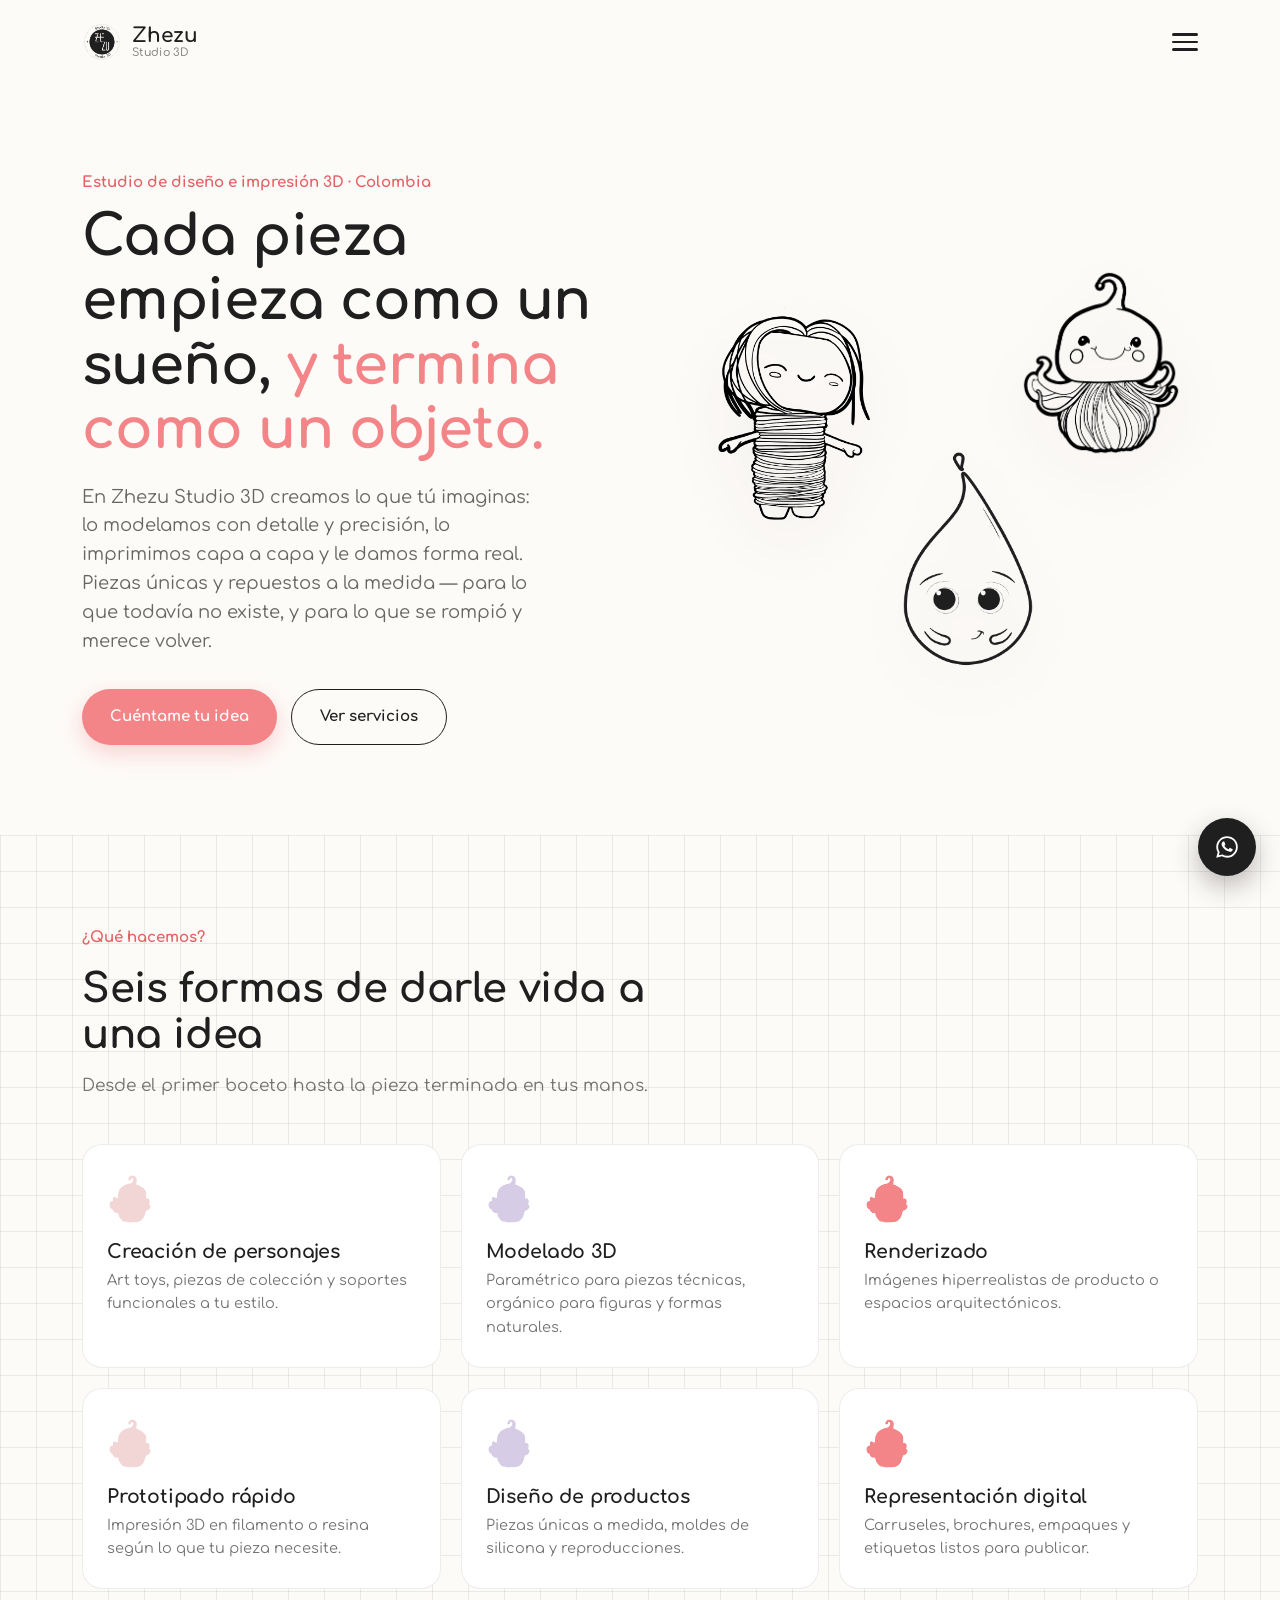
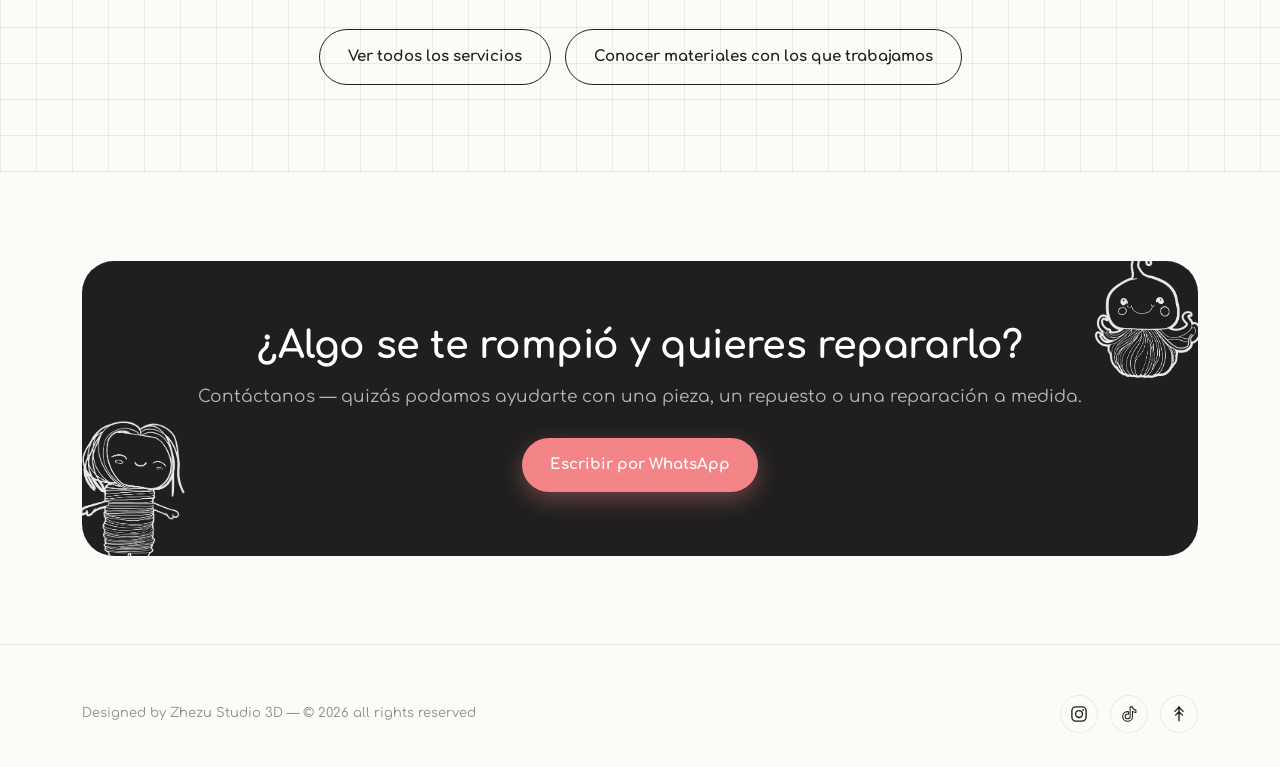
<file: index.html>
<!DOCTYPE html>
<html lang="es">
<head>
<meta charset="UTF-8">
<meta name="viewport" content="width=device-width, initial-scale=1.0">
<title>Zhezu Studio 3D — Diseño e impresión 3D personalizada</title>
<meta name="description" content="Estudio de diseño e impresión 3D en Colombia. Personajes, modelado 3D, renderizado, prototipado y llaveros inteligentes con NFC.">
<link rel="icon" href="assets/img/logo_badge.png">
<link rel="preconnect" href="https://fonts.googleapis.com">
<link href="https://fonts.googleapis.com/css2?family=Comfortaa:wght@400;500;600;700&display=swap" rel="stylesheet">
<link rel="stylesheet" href="https://api.fontshare.com/v2/css?f[]=satoshi@400,500,700,900&display=swap">
<link rel="stylesheet" href="assets/css/style.css">
</head>
<body>

<div id="loading-overlay" data-root="./">
  <div class="loading-grid"></div>
  <div class="loading-center">
    <img src="assets/img/mascot_gota.png" alt="">
    <p>cargando</p>
  </div>
  <div class="error-state">
    <h2>¡whoops! algo salió mal</h2>
    <p>Parece que la conexión falló al cargar la página. Intenta de nuevo.</p>
    <button class="btn btn-primary error-retry">Reintentar</button>
  </div>
</div>

<header class="site-header">
  <div class="wrap">
    <a href="index.html" class="brand"><img src="assets/img/logo_badge.png" alt="Zhezu Studio 3D"><span class="brand-text">Zhezu<em>Studio 3D</em></span></a>
    <button class="menu-toggle" aria-label="Abrir menú"><span></span><span></span><span></span></button>
  </div>
</header>

<div class="nav-overlay">
  <div class="wrap nav-layout">
    <div class="nav-mascot"><img src="assets/img/mascot_medusa.png" alt=""></div>
    <div class="nav-main">
      <ul>
        <li><a href="servicios.html">Servicios</a></li>
        <li><a href="servicios.html#materiales">Materiales</a></li>
        <li><a href="scaneo-3d.html">Scaneo 3D</a></li>
        <li><a href="llaveros.html">Llaveros NFC</a></li>
        <li><a href="galeria.html">Galería trabajos</a></li>
        <li><a href="contacto.html">Contacto</a></li>
      </ul>
      <div class="nav-foot">
        <div class="nav-social">
          <a href="https://www.instagram.com/zhezu_studio3d" target="_blank" rel="noopener">Instagram</a>
          <a href="https://www.tiktok.com/@zhezu_studio3d" target="_blank" rel="noopener">TikTok</a>
          <a href="https://wa.me/573208390714?text=Hola%21%20Quiero%20m%C3%A1s%20informaci%C3%B3n%20de%20Zhezu%20Studio%203D." target="_blank" rel="noopener">WhatsApp</a>
        </div>
      </div>
    </div>
  </div>
</div>

<section class="hero">
  <div class="wrap hero-grid">
    <div class="reveal">
      <span class="eyebrow">Estudio de diseño e impresión 3D · Colombia</span>
      <h1>Cada pieza empieza como un sueño, <em>y termina como un objeto.</em></h1>
      <p class="lead">En Zhezu Studio 3D creamos lo que tú imaginas: lo modelamos con detalle y precisión, lo imprimimos capa a capa y le damos forma real. Piezas únicas y repuestos a la medida — para lo que todavía no existe, y para lo que se rompió y merece volver.</p>
      <div class="hero-actions">
        <a class="btn btn-primary" href="https://wa.me/573208390714?text=Hola%21%20Tengo%20una%20idea%20y%20quiero%20cont%C3%A1rtela%20a%20Zhezu%20Studio%203D." target="_blank" rel="noopener">Cuéntame tu idea</a>
        <a class="btn btn-ghost" href="servicios.html">Ver servicios</a>
      </div>
    </div>
    <div class="hero-art reveal">
      <img class="mascot m1" src="assets/img/mascot_momia.png" alt="Mascota Zhezu">
      <img class="mascot m2" src="assets/img/mascot_gota.png" alt="Mascota Zhezu">
      <img class="mascot m3" src="assets/img/mascot_medusa.png" alt="Mascota Zhezu">
    </div>
  </div>
</section>

<section class="grid-bg">
  <div class="wrap">
    <div class="section-head reveal">
      <span class="eyebrow">¿Qué hacemos?</span>
      <h2>Seis formas de darle vida a una idea</h2>
      <p class="sub">Desde el primer boceto hasta la pieza terminada en tus manos.</p>
    </div>
    <div class="services-grid">
      <a class="service-card reveal" href="galeria.html?cat=personajes">
        <img class="icon" src="assets/img/silueta_medusa_blush.png" alt="">
        <h3>Creación de personajes</h3>
        <p>Art toys, piezas de colección y soportes funcionales a tu estilo.</p>
      </a>
      <a class="service-card reveal" href="galeria.html?cat=modelado">
        <img class="icon" src="assets/img/silueta_medusa_lavanda.png" alt="">
        <h3>Modelado 3D</h3>
        <p>Paramétrico para piezas técnicas, orgánico para figuras y formas naturales.</p>
      </a>
      <a class="service-card reveal" href="galeria.html?cat=render">
        <img class="icon" src="assets/img/silueta_medusa_coral.png" alt="">
        <h3>Renderizado</h3>
        <p>Imágenes hiperrealistas de producto o espacios arquitectónicos.</p>
      </a>
      <a class="service-card reveal" href="galeria.html?cat=prototipado">
        <img class="icon" src="assets/img/silueta_medusa_blush.png" alt="">
        <h3>Prototipado rápido</h3>
        <p>Impresión 3D en filamento o resina según lo que tu pieza necesite.</p>
      </a>
      <a class="service-card reveal" href="galeria.html?cat=producto">
        <img class="icon" src="assets/img/silueta_medusa_lavanda.png" alt="">
        <h3>Diseño de productos</h3>
        <p>Piezas únicas a medida, moldes de silicona y reproducciones.</p>
      </a>
      <a class="service-card reveal" href="galeria.html?cat=digital">
        <img class="icon" src="assets/img/silueta_medusa_coral.png" alt="">
        <h3>Representación digital</h3>
        <p>Carruseles, brochures, empaques y etiquetas listos para publicar.</p>
      </a>
    </div>
    <div style="text-align:center;margin-top:40px;display:flex;gap:14px;justify-content:center;flex-wrap:wrap;">
      <a class="btn btn-ghost reveal" href="servicios.html">Ver todos los servicios</a>
      <a class="btn btn-ghost reveal" href="servicios.html#materiales">Conocer materiales con los que trabajamos</a>
    </div>
  </div>
</section>
<section>
  <div class="wrap">
    <div class="cta-banner reveal">
      <img class="mascot-corner mc1" src="assets/img/mascot_momia.png" alt="">
      <img class="mascot-corner mc2" src="assets/img/mascot_medusa.png" alt="">
      <h2>¿Algo se te rompió y quieres repararlo?</h2>
      <p>Contáctanos — quizás podamos ayudarte con una pieza, un repuesto o una reparación a medida.</p>
      <a class="btn btn-primary" href="https://wa.me/573208390714?text=Hola%21%20Tengo%20algo%20que%20se%20rompi%C3%B3%20y%20quiero%20ver%20si%20me%20pueden%20ayudar%20a%20repararlo." target="_blank" rel="noopener">Escribir por WhatsApp</a>
    </div>
  </div>
</section>

<footer class="site-footer">
  <div class="wrap">
    <div class="footer-grid">
      <p class="footer-note">Designed by Zhezu Studio 3D — © 2026 all rights reserved</p>
      <div class="footer-social">
        <a href="https://www.instagram.com/zhezu_studio3d" target="_blank" rel="noopener" aria-label="Instagram">
          <svg width="18" height="18" viewBox="0 0 24 24" fill="none" xmlns="http://www.w3.org/2000/svg">
            <rect x="2.5" y="2.5" width="19" height="19" rx="5.5" stroke="currentColor" stroke-width="1.8"/>
            <circle cx="12" cy="12" r="4.6" stroke="currentColor" stroke-width="1.8"/>
            <circle cx="17.4" cy="6.6" r="1.15" fill="currentColor"/>
          </svg>
        </a>
        <a href="https://www.tiktok.com/@zhezu_studio3d" target="_blank" rel="noopener" aria-label="TikTok">
          <svg width="18" height="18" viewBox="0 0 24 24" fill="none" xmlns="http://www.w3.org/2000/svg">
            <path d="M16.6 2.5c.4 2.4 2 4 4.6 4.2v3.2c-1.6.1-3-.4-4.6-1.4v6.7c0 3.6-2.9 6.4-6.5 6.4s-6.5-2.8-6.5-6.4 2.9-6.4 6.5-6.4c.4 0 .8 0 1.2.1v3.3a3.2 3.2 0 0 0-1.2-.2 3.2 3.2 0 1 0 0 6.4c1.9 0 3.4-1.5 3.4-3.5V2.5h3.1Z" stroke="currentColor" stroke-width="1.4" stroke-linejoin="round"/>
          </svg>
        </a>
        <a href="https://linktr.ee/zhezustudio3d" target="_blank" rel="noopener" aria-label="Linktree">
          <svg width="18" height="18" viewBox="0 0 24 24" fill="none" xmlns="http://www.w3.org/2000/svg">
            <path d="M12 3v18M12 3 6.5 8.5M12 3l5.5 5.5M12 9 7.5 13.5M12 9l4.5 4.5" stroke="currentColor" stroke-width="1.8" stroke-linecap="round" stroke-linejoin="round"/>
            <circle cx="12" cy="3" r="1.4" fill="currentColor"/>
          </svg>
        </a>
      </div>
    </div>
  </div>
</footer>

<a class="wa-float" href="https://wa.me/573208390714?text=Hola%21%20Quiero%20m%C3%A1s%20informaci%C3%B3n%20de%20Zhezu%20Studio%203D." target="_blank" rel="noopener" aria-label="Escribir por WhatsApp">
  <svg width="26" height="26" viewBox="0 0 24 24" fill="none" xmlns="http://www.w3.org/2000/svg">
    <path d="M12.04 2C6.58 2 2.13 6.45 2.13 11.91C2.13 13.66 2.59 15.36 3.45 16.86L2.05 22L7.3 20.62C8.75 21.41 10.38 21.82 12.04 21.82C17.5 21.82 21.95 17.37 21.95 11.91C21.95 9.27 20.92 6.78 19.05 4.91C17.18 3.03 14.68 2 12.04 2ZM12.04 3.67C14.24 3.67 16.31 4.53 17.87 6.09C19.42 7.65 20.28 9.72 20.28 11.92C20.28 16.46 16.58 20.15 12.03 20.15C10.56 20.15 9.12 19.76 7.86 19.03L7.56 18.85L4.43 19.67L5.26 16.61L5.06 16.3C4.26 15 3.8 13.47 3.8 11.91C3.81 7.37 7.5 3.67 12.04 3.67ZM8.53 6.98C8.37 6.98 8.1 7.04 7.87 7.29C7.65 7.53 7 8.13 7 9.36C7 10.59 7.89 11.78 8.01 11.94C8.14 12.11 9.76 14.68 12.31 15.7C14.43 16.55 14.86 16.38 15.33 16.34C15.8 16.3 16.81 15.74 17.02 15.16C17.24 14.58 17.24 14.08 17.17 13.97C17.11 13.87 16.94 13.81 16.69 13.68C16.44 13.56 15.2 12.95 14.97 12.87C14.74 12.78 14.58 12.74 14.41 12.99C14.25 13.24 13.78 13.81 13.64 13.97C13.5 14.14 13.36 14.16 13.11 14.03C12.86 13.91 12.05 13.64 11.09 12.79C10.35 12.13 9.84 11.32 9.7 11.07C9.56 10.82 9.68 10.69 9.81 10.56C9.92 10.45 10.06 10.26 10.19 10.12C10.31 9.97 10.36 9.87 10.44 9.7C10.53 9.54 10.48 9.4 10.42 9.27C10.36 9.15 9.86 7.9 9.64 7.4C9.44 6.92 9.23 6.98 9.06 6.98H8.53Z" fill="currentColor"/>
  </svg>
</a>

<script src="assets/js/main.js"></script>
</body>
</html>
</file>
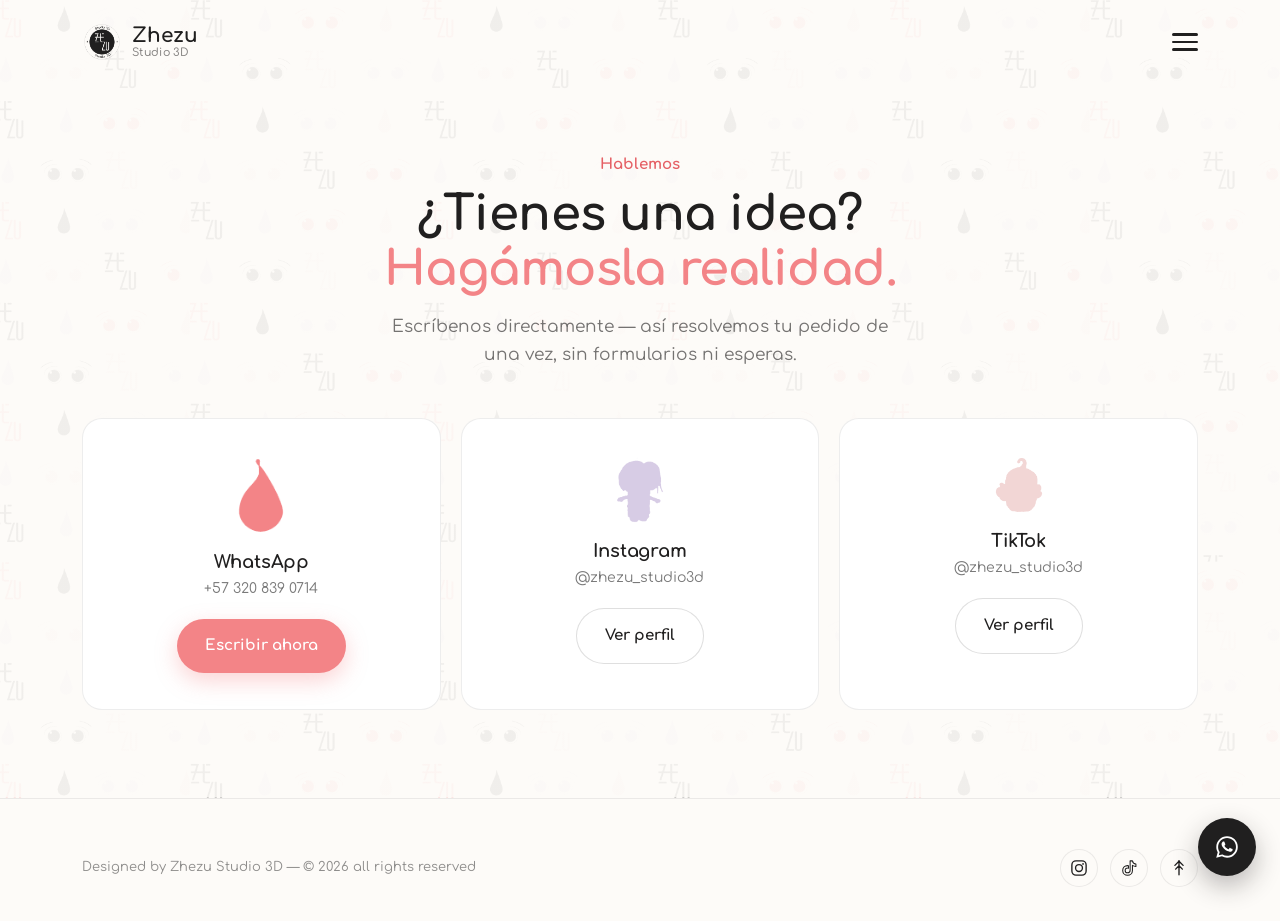
<file: contacto.html>
<!DOCTYPE html>
<html lang="es">
<head>
<meta charset="UTF-8">
<meta name="viewport" content="width=device-width, initial-scale=1.0">
<title>Contacto — Zhezu Studio 3D</title>
<meta name="description" content="Escríbenos por WhatsApp, Instagram o TikTok. Sin formularios, directo con el estudio.">
<link rel="icon" href="assets/img/logo_badge.png">
<link rel="preconnect" href="https://fonts.googleapis.com">
<link href="https://fonts.googleapis.com/css2?family=Comfortaa:wght@400;500;600;700&display=swap" rel="stylesheet">
<link rel="stylesheet" href="https://api.fontshare.com/v2/css?f[]=satoshi@400,500,700,900&display=swap">
<link rel="stylesheet" href="assets/css/style.css">
</head>
<body>

<div id="loading-overlay" data-root="./">
  <div class="loading-grid"></div>
  <div class="loading-center">
    <img src="assets/img/mascot_gota.png" alt="">
    <p>cargando</p>
  </div>
  <div class="error-state">
    <h2>¡whoops! algo salió mal</h2>
    <p>Parece que la conexión falló al cargar la página. Intenta de nuevo.</p>
    <button class="btn btn-primary error-retry">Reintentar</button>
  </div>
</div>

<header class="site-header">
  <div class="wrap">
    <a href="index.html" class="brand"><img src="assets/img/logo_badge.png" alt="Zhezu Studio 3D"><span class="brand-text">Zhezu<em>Studio 3D</em></span></a>
    <button class="menu-toggle" aria-label="Abrir menú"><span></span><span></span><span></span></button>
  </div>
</header>

<div class="nav-overlay">
  <div class="wrap nav-layout">
    <div class="nav-mascot"><img src="assets/img/mascot_medusa.png" alt=""></div>
    <div class="nav-main">
      <ul>
        <li><a href="servicios.html">Servicios</a></li>
        <li><a href="servicios.html#materiales">Materiales</a></li>
        <li><a href="scaneo-3d.html">Scaneo 3D</a></li>
        <li><a href="llaveros.html">Llaveros NFC</a></li>
        <li><a href="galeria.html">Galería trabajos</a></li>
        <li><a href="contacto.html" style="color:var(--coral-deep)">Contacto</a></li>
      </ul>
      <div class="nav-foot">
        <div class="nav-social">
          <a href="https://www.instagram.com/zhezu_studio3d" target="_blank" rel="noopener">Instagram</a>
          <a href="https://www.tiktok.com/@zhezu_studio3d" target="_blank" rel="noopener">TikTok</a>
          <a href="https://wa.me/573208390714?text=Hola%21%20Quiero%20m%C3%A1s%20informaci%C3%B3n%20de%20Zhezu%20Studio%203D." target="_blank" rel="noopener">WhatsApp</a>
        </div>
      </div>
    </div>
  </div>
</div>

<section class="contact-hero">
  <div class="wrap">
    <span class="eyebrow reveal">Hablemos</span>
    <h1 class="reveal" style="font-size:clamp(30px,5vw,48px);">¿Tienes una idea? <br><span style="color:var(--coral);">Hagámosla realidad.</span></h1>
    <p class="reveal" style="color:rgba(32,31,31,0.62);max-width:52ch;margin:16px auto 0;">Escríbenos directamente — así resolvemos tu pedido de una vez, sin formularios ni esperas.</p>

    <div class="contact-links">
      <div class="contact-card reveal">
        <img class="ic" src="assets/img/silueta_gota_coral.png" alt="">
        <h3>WhatsApp</h3>
        <p>+57 320 839 0714</p>
        <a class="btn btn-primary" href="https://wa.me/573208390714?text=Hola%21%20Tengo%20una%20idea%20y%20quiero%20cont%C3%A1rtela%20a%20Zhezu%20Studio%203D." target="_blank" rel="noopener">Escribir ahora</a>
      </div>
      <div class="contact-card reveal">
        <img class="ic" src="assets/img/silueta_momia_lavanda.png" alt="">
        <h3>Instagram</h3>
        <p>@zhezu_studio3d</p>
        <a class="btn btn-light" href="https://www.instagram.com/zhezu_studio3d" target="_blank" rel="noopener">Ver perfil</a>
      </div>
      <div class="contact-card reveal">
        <img class="ic" src="assets/img/silueta_medusa_blush.png" alt="">
        <h3>TikTok</h3>
        <p>@zhezu_studio3d</p>
        <a class="btn btn-light" href="https://www.tiktok.com/@zhezu_studio3d" target="_blank" rel="noopener">Ver perfil</a>
      </div>
    </div>
  </div>
</section>

<footer class="site-footer">
  <div class="wrap">
    <div class="footer-grid">
      <p class="footer-note">Designed by Zhezu Studio 3D — © 2026 all rights reserved</p>
      <div class="footer-social">
        <a href="https://www.instagram.com/zhezu_studio3d" target="_blank" rel="noopener" aria-label="Instagram">
          <svg width="18" height="18" viewBox="0 0 24 24" fill="none" xmlns="http://www.w3.org/2000/svg">
            <rect x="2.5" y="2.5" width="19" height="19" rx="5.5" stroke="currentColor" stroke-width="1.8"/>
            <circle cx="12" cy="12" r="4.6" stroke="currentColor" stroke-width="1.8"/>
            <circle cx="17.4" cy="6.6" r="1.15" fill="currentColor"/>
          </svg>
        </a>
        <a href="https://www.tiktok.com/@zhezu_studio3d" target="_blank" rel="noopener" aria-label="TikTok">
          <svg width="18" height="18" viewBox="0 0 24 24" fill="none" xmlns="http://www.w3.org/2000/svg">
            <path d="M16.6 2.5c.4 2.4 2 4 4.6 4.2v3.2c-1.6.1-3-.4-4.6-1.4v6.7c0 3.6-2.9 6.4-6.5 6.4s-6.5-2.8-6.5-6.4 2.9-6.4 6.5-6.4c.4 0 .8 0 1.2.1v3.3a3.2 3.2 0 0 0-1.2-.2 3.2 3.2 0 1 0 0 6.4c1.9 0 3.4-1.5 3.4-3.5V2.5h3.1Z" stroke="currentColor" stroke-width="1.4" stroke-linejoin="round"/>
          </svg>
        </a>
        <a href="https://linktr.ee/zhezustudio3d" target="_blank" rel="noopener" aria-label="Linktree">
          <svg width="18" height="18" viewBox="0 0 24 24" fill="none" xmlns="http://www.w3.org/2000/svg">
            <path d="M12 3v18M12 3 6.5 8.5M12 3l5.5 5.5M12 9 7.5 13.5M12 9l4.5 4.5" stroke="currentColor" stroke-width="1.8" stroke-linecap="round" stroke-linejoin="round"/>
            <circle cx="12" cy="3" r="1.4" fill="currentColor"/>
          </svg>
        </a>
      </div>
    </div>
  </div>
</footer>

<a class="wa-float" href="https://wa.me/573208390714?text=Hola%21%20Quiero%20m%C3%A1s%20informaci%C3%B3n%20de%20Zhezu%20Studio%203D." target="_blank" rel="noopener" aria-label="Escribir por WhatsApp">
  <svg width="26" height="26" viewBox="0 0 24 24" fill="none" xmlns="http://www.w3.org/2000/svg">
    <path d="M12.04 2C6.58 2 2.13 6.45 2.13 11.91C2.13 13.66 2.59 15.36 3.45 16.86L2.05 22L7.3 20.62C8.75 21.41 10.38 21.82 12.04 21.82C17.5 21.82 21.95 17.37 21.95 11.91C21.95 9.27 20.92 6.78 19.05 4.91C17.18 3.03 14.68 2 12.04 2ZM12.04 3.67C14.24 3.67 16.31 4.53 17.87 6.09C19.42 7.65 20.28 9.72 20.28 11.92C20.28 16.46 16.58 20.15 12.03 20.15C10.56 20.15 9.12 19.76 7.86 19.03L7.56 18.85L4.43 19.67L5.26 16.61L5.06 16.3C4.26 15 3.8 13.47 3.8 11.91C3.81 7.37 7.5 3.67 12.04 3.67ZM8.53 6.98C8.37 6.98 8.1 7.04 7.87 7.29C7.65 7.53 7 8.13 7 9.36C7 10.59 7.89 11.78 8.01 11.94C8.14 12.11 9.76 14.68 12.31 15.7C14.43 16.55 14.86 16.38 15.33 16.34C15.8 16.3 16.81 15.74 17.02 15.16C17.24 14.58 17.24 14.08 17.17 13.97C17.11 13.87 16.94 13.81 16.69 13.68C16.44 13.56 15.2 12.95 14.97 12.87C14.74 12.78 14.58 12.74 14.41 12.99C14.25 13.24 13.78 13.81 13.64 13.97C13.5 14.14 13.36 14.16 13.11 14.03C12.86 13.91 12.05 13.64 11.09 12.79C10.35 12.13 9.84 11.32 9.7 11.07C9.56 10.82 9.68 10.69 9.81 10.56C9.92 10.45 10.06 10.26 10.19 10.12C10.31 9.97 10.36 9.87 10.44 9.7C10.53 9.54 10.48 9.4 10.42 9.27C10.36 9.15 9.86 7.9 9.64 7.4C9.44 6.92 9.23 6.98 9.06 6.98H8.53Z" fill="currentColor"/>
  </svg>
</a>

<script src="assets/js/main.js"></script>
</body>
</html>
</file>
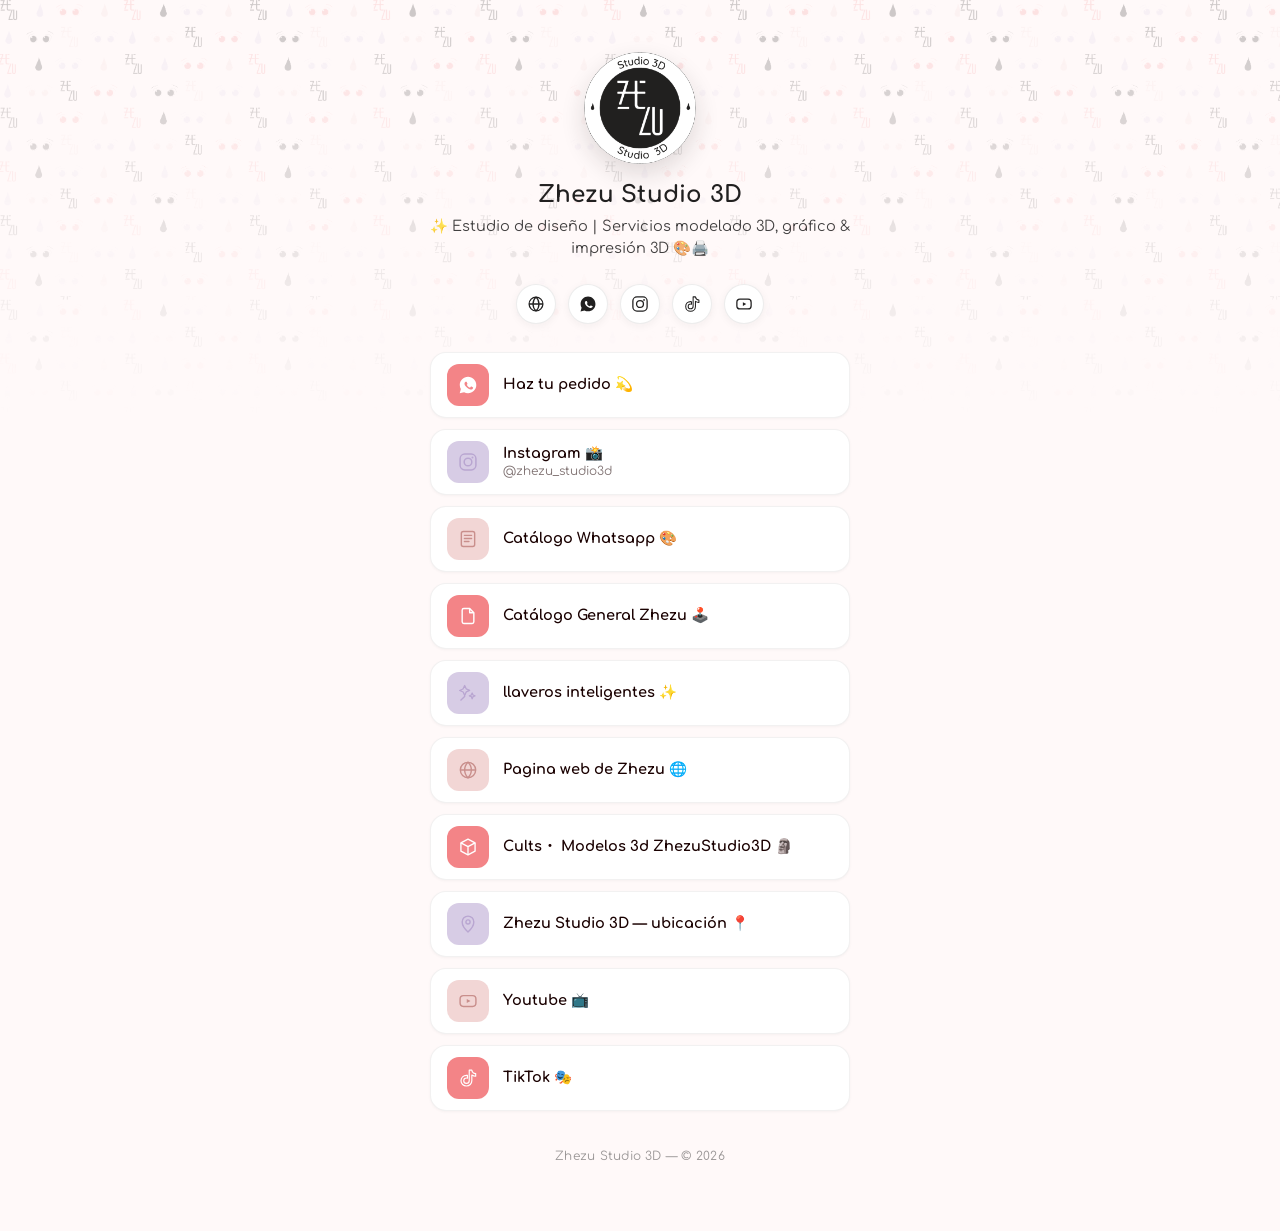
<file: enlaces.html>
<!DOCTYPE html>
<html lang="es">
<head>
<meta charset="UTF-8">
<meta name="viewport" content="width=device-width, initial-scale=1.0">
<title>Zhezu Studio 3D — Enlaces</title>
<meta name="description" content="Todos los enlaces de Zhezu Studio 3D en un solo lugar.">
<link rel="icon" href="assets/img/logo_badge.png">
<link rel="preconnect" href="https://fonts.googleapis.com">
<link href="https://fonts.googleapis.com/css2?family=Comfortaa:wght@400;500;600;700&display=swap" rel="stylesheet">
<link rel="stylesheet" href="https://api.fontshare.com/v2/css?f[]=satoshi@400,500,700,900&display=swap">
<style>
  :root{
    --lb-bg: #FFF9F9;
    --lb-btn: #ffffff;
    --lb-btn-text: #1A0101;
    --lb-text: #212020;
    --lb-title: #212020;
    --coral:#f38487; --coral-deep:#e56065; --lavanda:#d7cce5; --lavanda-deep:#b9a6d1; --blush:#f2d6d5; --blush-deep:#c98f8c;
    --font-display: 'Comfortaa', sans-serif;
    --font-body: 'Satoshi', 'Comfortaa', sans-serif;
  }
  *{ box-sizing:border-box; }
  a{ text-decoration:none; color:inherit; }
  body{
    margin:0; color: var(--lb-text); background: var(--lb-bg);
    font-family: var(--font-body); -webkit-font-smoothing:antialiased;
    position:relative; overflow-x:hidden;
  }
  .lb-panel{
    position:absolute; top:0; left:0; right:0; height: 420px;
    background-image: url('assets/img/pattern_bg.png');
    background-size: 480px; background-repeat: repeat;
    opacity: 0.2;
    -webkit-mask-image: linear-gradient(to bottom, black, transparent);
    mask-image: linear-gradient(to bottom, black, transparent);
    pointer-events:none; z-index:0;
  }
  .lb-wrap{ max-width: 460px; margin:0 auto; padding: 52px 20px 56px; min-height:100vh; position:relative; z-index:1; }
  .lb-head{ text-align:center; margin-bottom: 22px; }
  .lb-head .badge{
    width: 112px; height: 112px; margin: 0 auto 18px; border-radius: 50%;
    background:#fff; box-shadow: 0 10px 24px rgba(32,31,31,0.14);
    display:flex; align-items:center; justify-content:center; overflow:hidden;
  }
  .lb-head .badge img{ width:100%; height:100%; object-fit:cover; display:block; }
  .lb-head h1{ font-family: var(--font-display); font-weight:700; font-size: 23px; margin: 0 0 9px; color: var(--lb-title); letter-spacing:.01em; }
  .lb-head p{ font-size: 14.5px; color: var(--lb-text); opacity:.85; margin: 0; line-height:1.5; }

  .lb-social{ display:flex; justify-content:center; gap: 12px; margin: 24px 0 28px; flex-wrap:wrap; }
  .lb-social a{
    width:40px; height:40px; border-radius:50%; display:flex; align-items:center; justify-content:center;
    color: var(--lb-title); background:#fff; border:1px solid rgba(32,31,31,0.08);
    box-shadow: 0 2px 8px rgba(32,31,31,0.05);
    transition: all .2s ease;
  }
  .lb-social a:hover{ background: var(--coral); border-color: var(--coral); color:#fff; transform: translateY(-2px); box-shadow: 0 8px 18px rgba(229,96,101,0.28); }
  .lb-social a svg{ width:18px; height:18px; }

  .lb-links{ display:flex; flex-direction:column; gap: 11px; }
  .lb-btn{
    display:flex; align-items:center; gap:14px;
    background: var(--lb-btn); border-radius: 16px; border: 1px solid rgba(32,31,31,0.06);
    padding: 11px 16px; font-family: var(--font-display); font-weight:700; font-size: 14.5px;
    color: var(--lb-btn-text);
    box-shadow: 0 1px 3px rgba(32,31,31,0.04);
    transition: transform .18s ease, box-shadow .18s ease, border-color .18s ease;
  }
  .lb-btn:hover{ transform: translateY(-2px); box-shadow: 0 10px 24px rgba(26,1,1,0.1); border-color: rgba(243,132,135,0.4); }
  .lb-btn .thumb{
    width: 42px; height:42px; border-radius: 12px; flex: none;
    display:flex; align-items:center; justify-content:center;
    overflow:hidden;
  }
  .lb-btn .thumb svg{ width:20px; height:20px; }
  .lb-btn .thumb img{ width:100%; height:100%; object-fit:cover; }
  .lb-btn .txt{ flex:1; }
  .lb-btn .sub{ display:block; font-family: var(--font-body); font-weight:400; font-size:12px; color: var(--lb-btn-text); opacity:.55; margin-top:2px; }

  .lb-foot{ text-align:center; margin-top: 38px; }
  .lb-foot p{ font-size: 12px; color: var(--lb-text); opacity:.45; letter-spacing:.02em; }
</style>
</head>
<body>

<div class="lb-panel"></div>
<div class="lb-wrap">
  <div class="lb-head">
    <span class="badge"><img src="assets/img/logo_badge_black.png" alt="Zhezu Studio 3D"></span>
    <h1>Zhezu Studio 3D</h1>
    <p>✨ Estudio de diseño | Servicios modelado 3D, gráfico &amp; impresión 3D 🎨🖨️</p>
  </div>

  <div class="lb-social">
    <a href="index.html" aria-label="Página web">
      <svg width="22" height="22" viewBox="0 0 24 24" fill="none" xmlns="http://www.w3.org/2000/svg"><circle cx="12" cy="12" r="9.2" stroke="currentColor" stroke-width="1.7"/><path d="M2.8 12h18.4M12 2.8c2.6 2.4 4 5.7 4 9.2s-1.4 6.8-4 9.2c-2.6-2.4-4-5.7-4-9.2s1.4-6.8 4-9.2Z" stroke="currentColor" stroke-width="1.7"/></svg>
    </a>
    <a href="https://wa.me/573208390714" target="_blank" rel="noopener" aria-label="WhatsApp">
      <svg width="22" height="22" viewBox="0 0 24 24" fill="none" xmlns="http://www.w3.org/2000/svg"><path d="M12.04 2C6.58 2 2.13 6.45 2.13 11.91c0 1.75.46 3.45 1.32 4.95L2.05 22l5.25-1.38a9.93 9.93 0 0 0 4.74 1.2c5.46 0 9.91-4.45 9.91-9.91C21.95 6.45 17.5 2 12.04 2Zm5.83 14.16c-.22.58-1.23 1.14-1.7 1.18-.47.04-.9.21-3.02-.63-2.55-1.02-4.17-3.59-4.3-3.75-.13-.17-1.02-1.36-1.02-2.59 0-1.23.65-1.83.87-2.08.23-.24.5-.3.67-.3h.53c.16 0 .38-.04.6.46.22.5.72 1.75.78 1.88.06.13.1.27.02.44-.08.17-.13.27-.25.4-.13.14-.27.32-.38.43-.13.13-.27.27-.11.52.15.25.68 1.06 1.42 1.71.96.85 1.77 1.12 2.02 1.24.25.13.4.11.55-.06.15-.17.63-.72.8-.97.17-.25.34-.2.57-.12.23.08 1.47.7 1.72.82.25.13.42.19.48.29.06.11.06.62-.16 1.2Z" fill="currentColor"/></svg>
    </a>
    <a href="https://www.instagram.com/zhezu_studio3d" target="_blank" rel="noopener" aria-label="Instagram">
      <svg width="22" height="22" viewBox="0 0 24 24" fill="none" xmlns="http://www.w3.org/2000/svg"><rect x="2.5" y="2.5" width="19" height="19" rx="5.5" stroke="currentColor" stroke-width="1.7"/><circle cx="12" cy="12" r="4.6" stroke="currentColor" stroke-width="1.7"/><circle cx="17.4" cy="6.6" r="1.15" fill="currentColor"/></svg>
    </a>
    <a href="https://www.tiktok.com/@zhezu_studio3d" target="_blank" rel="noopener" aria-label="TikTok">
      <svg width="22" height="22" viewBox="0 0 24 24" fill="none" xmlns="http://www.w3.org/2000/svg"><path d="M16.6 2.5c.4 2.4 2 4 4.6 4.2v3.2c-1.6.1-3-.4-4.6-1.4v6.7c0 3.6-2.9 6.4-6.5 6.4s-6.5-2.8-6.5-6.4 2.9-6.4 6.5-6.4c.4 0 .8 0 1.2.1v3.3a3.2 3.2 0 0 0-1.2-.2 3.2 3.2 0 1 0 0 6.4c1.9 0 3.4-1.5 3.4-3.5V2.5h3.1Z" stroke="currentColor" stroke-width="1.4" stroke-linejoin="round"/></svg>
    </a>
    <a href="http://www.youtube.com/@ZhezuStudio3D" target="_blank" rel="noopener" aria-label="YouTube">
      <svg width="22" height="22" viewBox="0 0 24 24" fill="none" xmlns="http://www.w3.org/2000/svg"><rect x="2.5" y="5.5" width="19" height="13" rx="4" stroke="currentColor" stroke-width="1.7"/><path d="M10.5 9.5v5l4.5-2.5-4.5-2.5Z" fill="currentColor"/></svg>
    </a>
  </div>

  <div class="lb-links">
    <a class="lb-btn" href="https://wa.me/573208390714" target="_blank" rel="noopener">
      <span class="thumb" style="background:var(--coral);color:#fff;">
        <svg viewBox="0 0 24 24" fill="none" xmlns="http://www.w3.org/2000/svg"><path d="M12.04 2C6.58 2 2.13 6.45 2.13 11.91c0 1.75.46 3.45 1.32 4.95L2.05 22l5.25-1.38a9.93 9.93 0 0 0 4.74 1.2c5.46 0 9.91-4.45 9.91-9.91C21.95 6.45 17.5 2 12.04 2Zm5.83 14.16c-.22.58-1.23 1.14-1.7 1.18-.47.04-.9.21-3.02-.63-2.55-1.02-4.17-3.59-4.3-3.75-.13-.17-1.02-1.36-1.02-2.59 0-1.23.65-1.83.87-2.08.23-.24.5-.3.67-.3h.53c.16 0 .38-.04.6.46.22.5.72 1.75.78 1.88.06.13.1.27.02.44-.08.17-.13.27-.25.4-.13.14-.27.32-.38.43-.13.13-.27.27-.11.52.15.25.68 1.06 1.42 1.71.96.85 1.77 1.12 2.02 1.24.25.13.4.11.55-.06.15-.17.63-.72.8-.97.17-.25.34-.2.57-.12.23.08 1.47.7 1.72.82.25.13.42.19.48.29.06.11.06.62-.16 1.2Z" fill="currentColor"/></svg>
      </span>
      <span class="txt">Haz tu pedido 💫</span>
    </a>
    <a class="lb-btn" href="https://www.instagram.com/zhezu_studio3d" target="_blank" rel="noopener">
      <span class="thumb" style="background:var(--lavanda);color:var(--lavanda-deep);">
        <svg viewBox="0 0 24 24" fill="none" xmlns="http://www.w3.org/2000/svg"><rect x="2.5" y="2.5" width="19" height="19" rx="5.5" stroke="currentColor" stroke-width="1.8"/><circle cx="12" cy="12" r="4.6" stroke="currentColor" stroke-width="1.8"/><circle cx="17.4" cy="6.6" r="1.15" fill="currentColor"/></svg>
      </span>
      <span class="txt">Instagram 📸<span class="sub">@zhezu_studio3d</span></span>
    </a>
    <a class="lb-btn" href="https://wa.me/c/573208390714" target="_blank" rel="noopener">
      <span class="thumb" style="background:var(--blush);color:var(--blush-deep);">
        <svg viewBox="0 0 24 24" fill="none" xmlns="http://www.w3.org/2000/svg"><rect x="4" y="3" width="16" height="18" rx="2.4" stroke="currentColor" stroke-width="1.7"/><path d="M7.7 7.6h8.6M7.7 11.3h8.6M7.7 15h5.4" stroke="currentColor" stroke-width="1.7" stroke-linecap="round"/></svg>
      </span>
      <span class="txt">Catálogo Whatsapp 🎨</span>
    </a>
    <a class="lb-btn" href="https://drive.google.com/file/d/14uXPVt78-uPVypHDjX-jCWb6GfGBvgOu/view?usp=sharing" target="_blank" rel="noopener">
      <span class="thumb" style="background:var(--coral);color:#fff;">
        <svg viewBox="0 0 24 24" fill="none" xmlns="http://www.w3.org/2000/svg"><path d="M14 3H7a2 2 0 0 0-2 2v14a2 2 0 0 0 2 2h10a2 2 0 0 0 2-2V8l-5-5Z" stroke="currentColor" stroke-width="1.7" stroke-linejoin="round"/><path d="M14 3v5h5" stroke="currentColor" stroke-width="1.7" stroke-linejoin="round"/></svg>
      </span>
      <span class="txt">Catálogo General Zhezu 🕹️</span>
    </a>
    <a class="lb-btn" href="https://drive.google.com/file/d/18ffZnTLPLmmwRblj22T5CQnWTBaad4GE/view?usp=sharing" target="_blank" rel="noopener">
      <span class="thumb" style="background:var(--lavanda);color:var(--lavanda-deep);">
        <svg viewBox="0 0 24 24" fill="none" xmlns="http://www.w3.org/2000/svg"><path d="M8.5 15.5 3 21M8 3l1.8 4L14 8.8l-4 1.8L8 15l-1.8-4.2L2 9l4-1.8L8 3Z" stroke="currentColor" stroke-width="1.6" stroke-linejoin="round"/><path d="M17 12l1 2.4 2.4 1-2.4 1L17 19l-1-2.6-2.4-1 2.4-1L17 12Z" stroke="currentColor" stroke-width="1.6" stroke-linejoin="round"/></svg>
      </span>
      <span class="txt">llaveros inteligentes ✨</span>
    </a>
    <a class="lb-btn" href="index.html">
      <span class="thumb" style="background:var(--blush);color:var(--blush-deep);">
        <svg viewBox="0 0 24 24" fill="none" xmlns="http://www.w3.org/2000/svg"><circle cx="12" cy="12" r="9.2" stroke="currentColor" stroke-width="1.7"/><path d="M2.8 12h18.4M12 2.8c2.6 2.4 4 5.7 4 9.2s-1.4 6.8-4 9.2c-2.6-2.4-4-5.7-4-9.2s1.4-6.8 4-9.2Z" stroke="currentColor" stroke-width="1.7"/></svg>
      </span>
      <span class="txt">Pagina web de Zhezu 🌐</span>
    </a>
    <a class="lb-btn" href="https://cults3d.com/@ZhezuStudio3D" target="_blank" rel="noopener">
      <span class="thumb" style="background:var(--coral);color:#fff;">
        <svg viewBox="0 0 24 24" fill="none" xmlns="http://www.w3.org/2000/svg"><path d="M12 2.5 20.5 7v10L12 21.5 3.5 17V7L12 2.5Z" stroke="currentColor" stroke-width="1.6" stroke-linejoin="round"/><path d="M3.5 7 12 11.5 20.5 7M12 11.5V21.5" stroke="currentColor" stroke-width="1.6" stroke-linejoin="round"/></svg>
      </span>
      <span class="txt">Cults・ Modelos 3d ZhezuStudio3D 🗿</span>
    </a>
    <a class="lb-btn" href="https://maps.app.goo.gl/V8BrMoKa7Ys24Ca49?g_st=ic" target="_blank" rel="noopener">
      <span class="thumb" style="background:var(--lavanda);color:var(--lavanda-deep);">
        <svg viewBox="0 0 24 24" fill="none" xmlns="http://www.w3.org/2000/svg"><path d="M12 21.5s7-6.4 7-12A7 7 0 0 0 5 9.5c0 5.6 7 12 7 12Z" stroke="currentColor" stroke-width="1.7" stroke-linejoin="round"/><circle cx="12" cy="9.5" r="2.5" stroke="currentColor" stroke-width="1.7"/></svg>
      </span>
      <span class="txt">Zhezu Studio 3D — ubicación 📍</span>
    </a>
    <a class="lb-btn" href="http://www.youtube.com/@ZhezuStudio3D" target="_blank" rel="noopener">
      <span class="thumb" style="background:var(--blush);color:var(--blush-deep);">
        <svg viewBox="0 0 24 24" fill="none" xmlns="http://www.w3.org/2000/svg"><rect x="2.5" y="5.5" width="19" height="13" rx="4" stroke="currentColor" stroke-width="1.7"/><path d="M10.5 9.5v5l4.5-2.5-4.5-2.5Z" fill="currentColor"/></svg>
      </span>
      <span class="txt">Youtube 📺</span>
    </a>
    <a class="lb-btn" href="https://www.tiktok.com/@zhezu_studio3d" target="_blank" rel="noopener">
      <span class="thumb" style="background:var(--coral);color:#fff;">
        <svg viewBox="0 0 24 24" fill="none" xmlns="http://www.w3.org/2000/svg"><path d="M16.6 2.5c.4 2.4 2 4 4.6 4.2v3.2c-1.6.1-3-.4-4.6-1.4v6.7c0 3.6-2.9 6.4-6.5 6.4s-6.5-2.8-6.5-6.4 2.9-6.4 6.5-6.4c.4 0 .8 0 1.2.1v3.3a3.2 3.2 0 0 0-1.2-.2 3.2 3.2 0 1 0 0 6.4c1.9 0 3.4-1.5 3.4-3.5V2.5h3.1Z" stroke="currentColor" stroke-width="1.4" stroke-linejoin="round"/></svg>
      </span>
      <span class="txt">TikTok 🎭</span>
    </a>
  </div>

  <div class="lb-foot">
    <p>Zhezu Studio 3D — © 2026</p>
  </div>
</div>

</body>
</html>
</file>
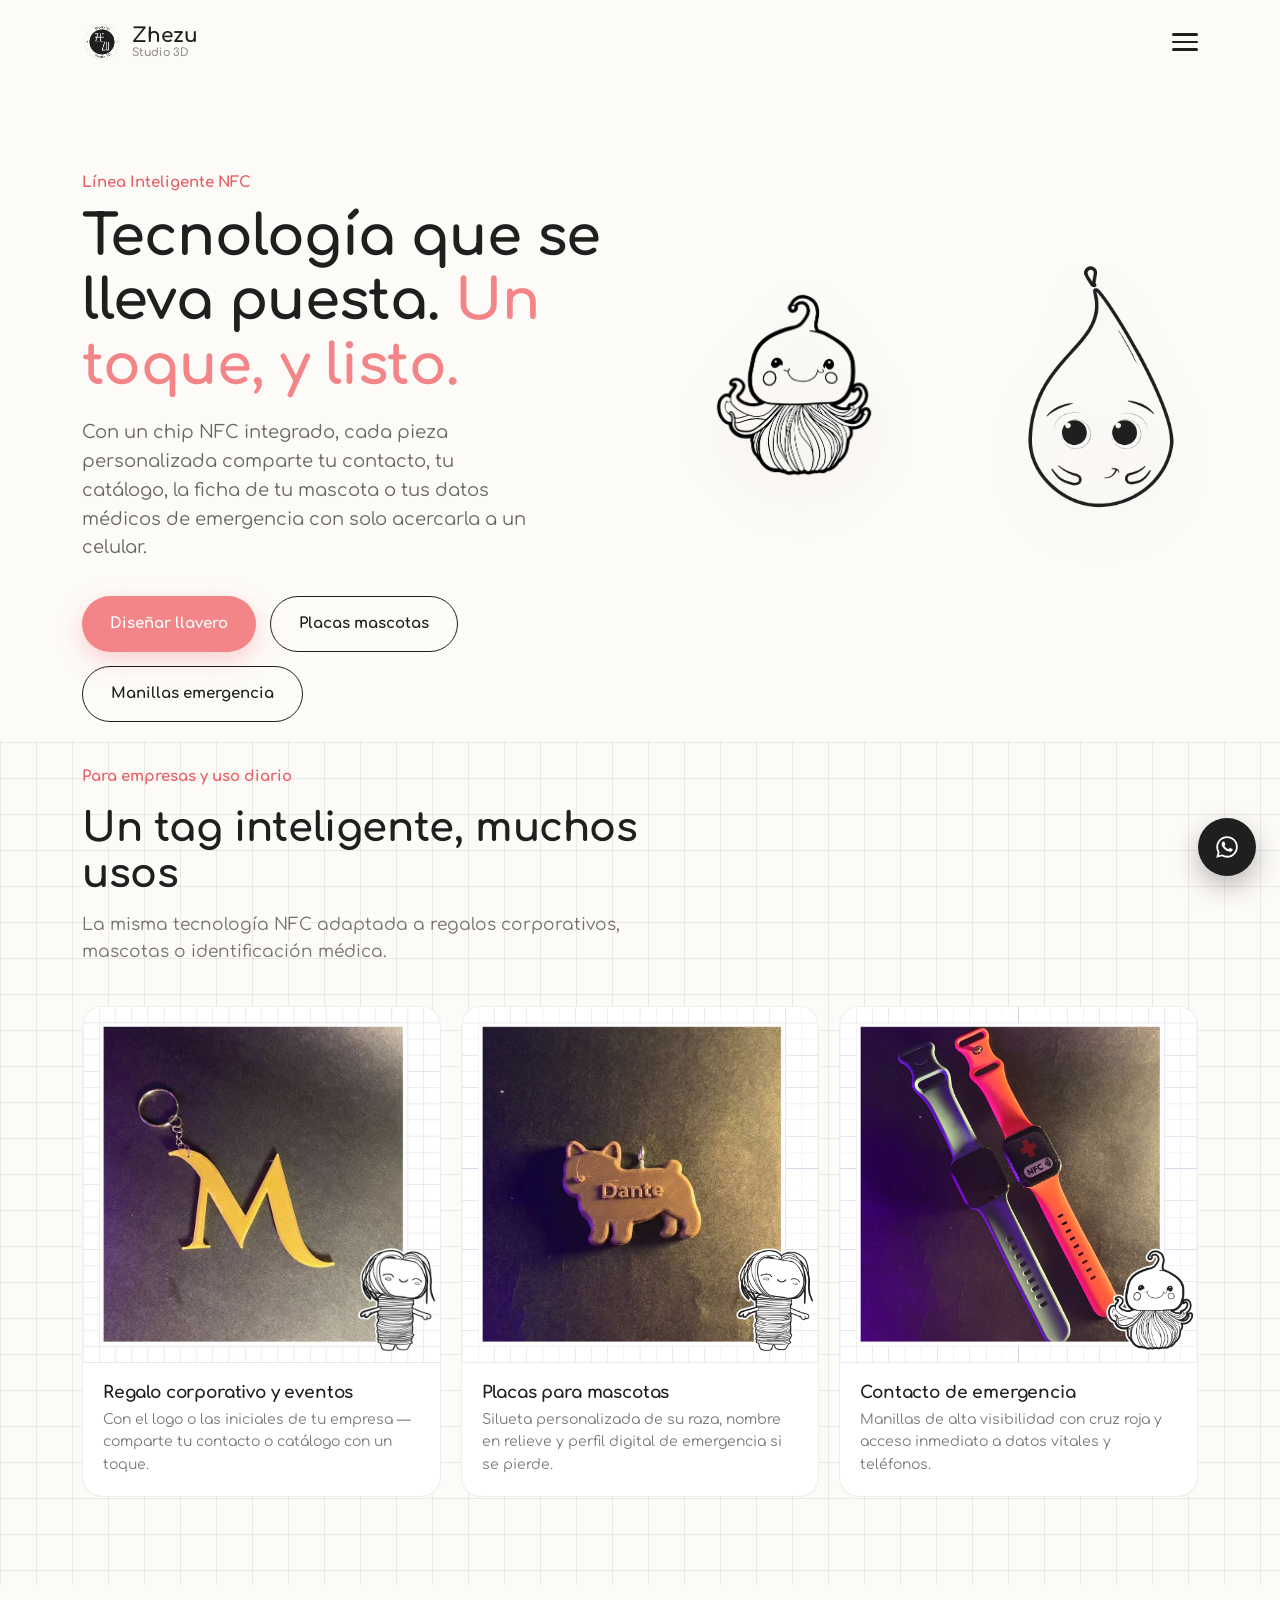
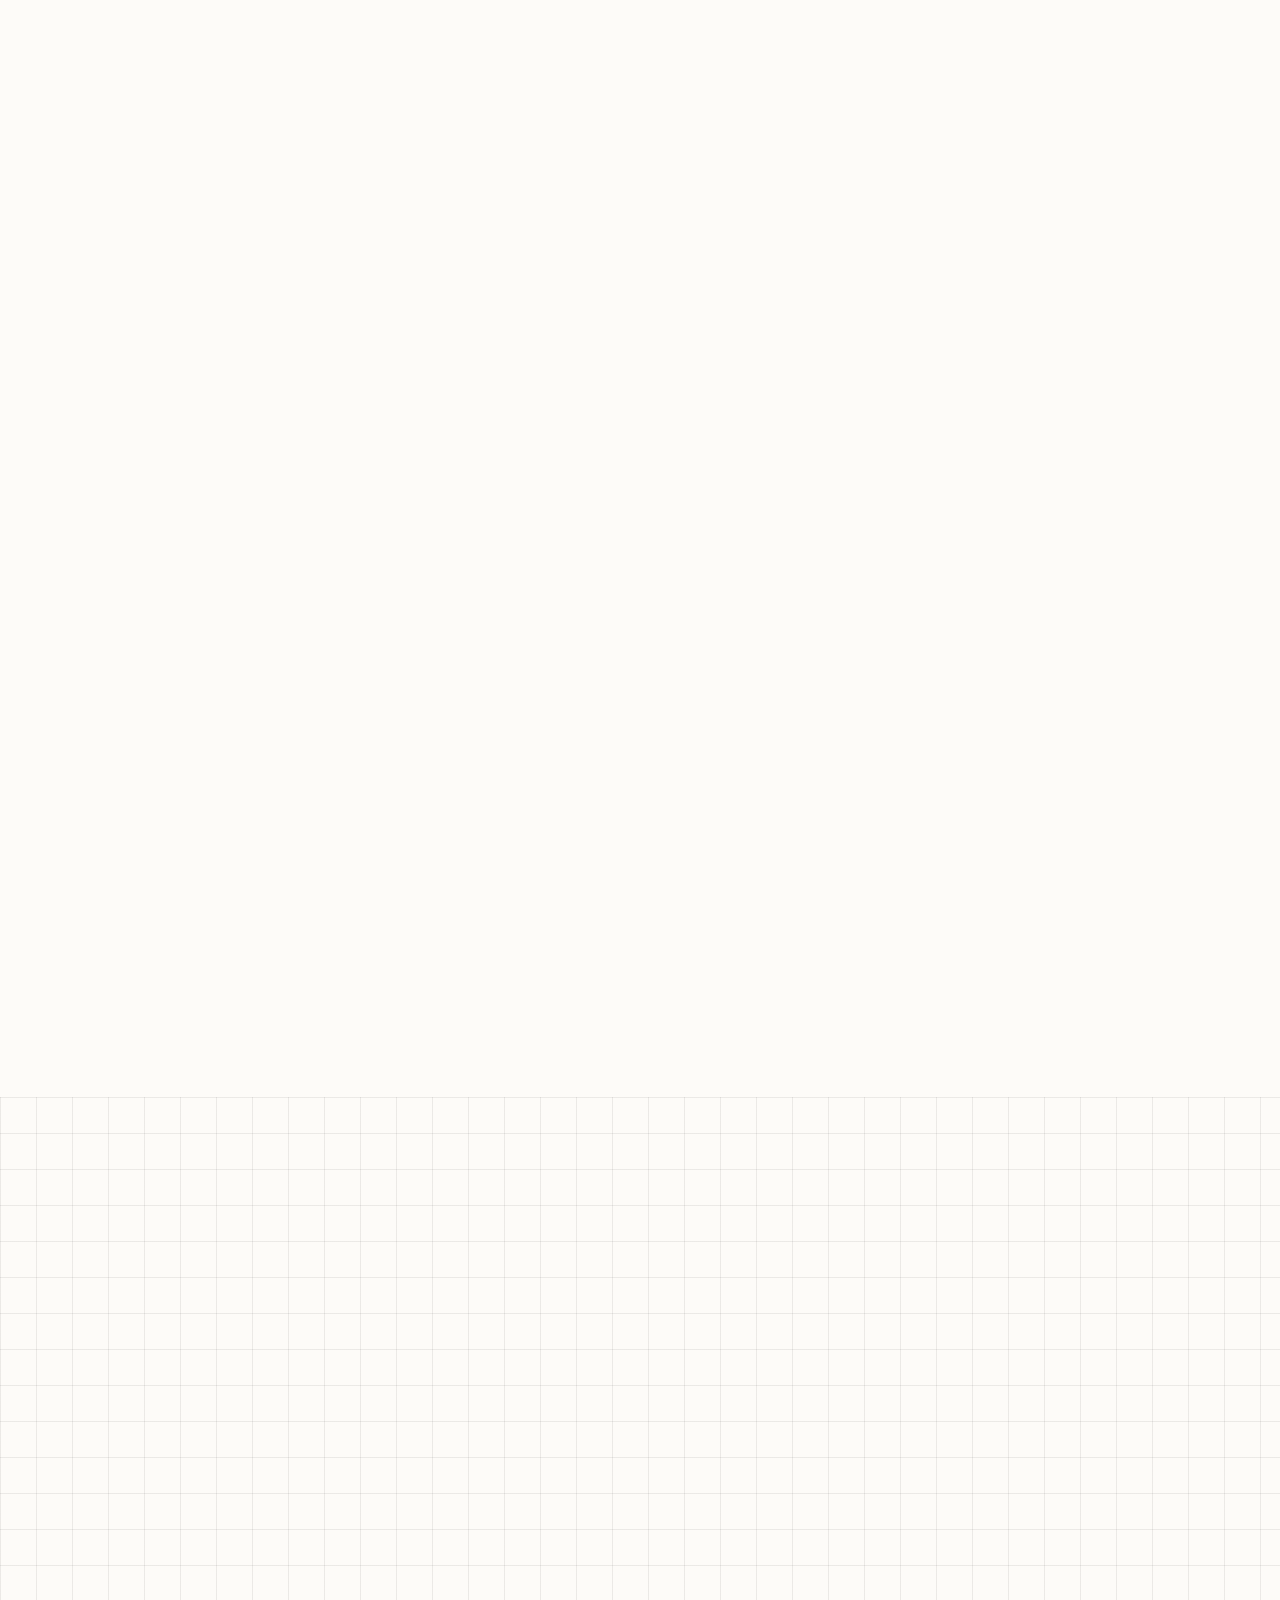
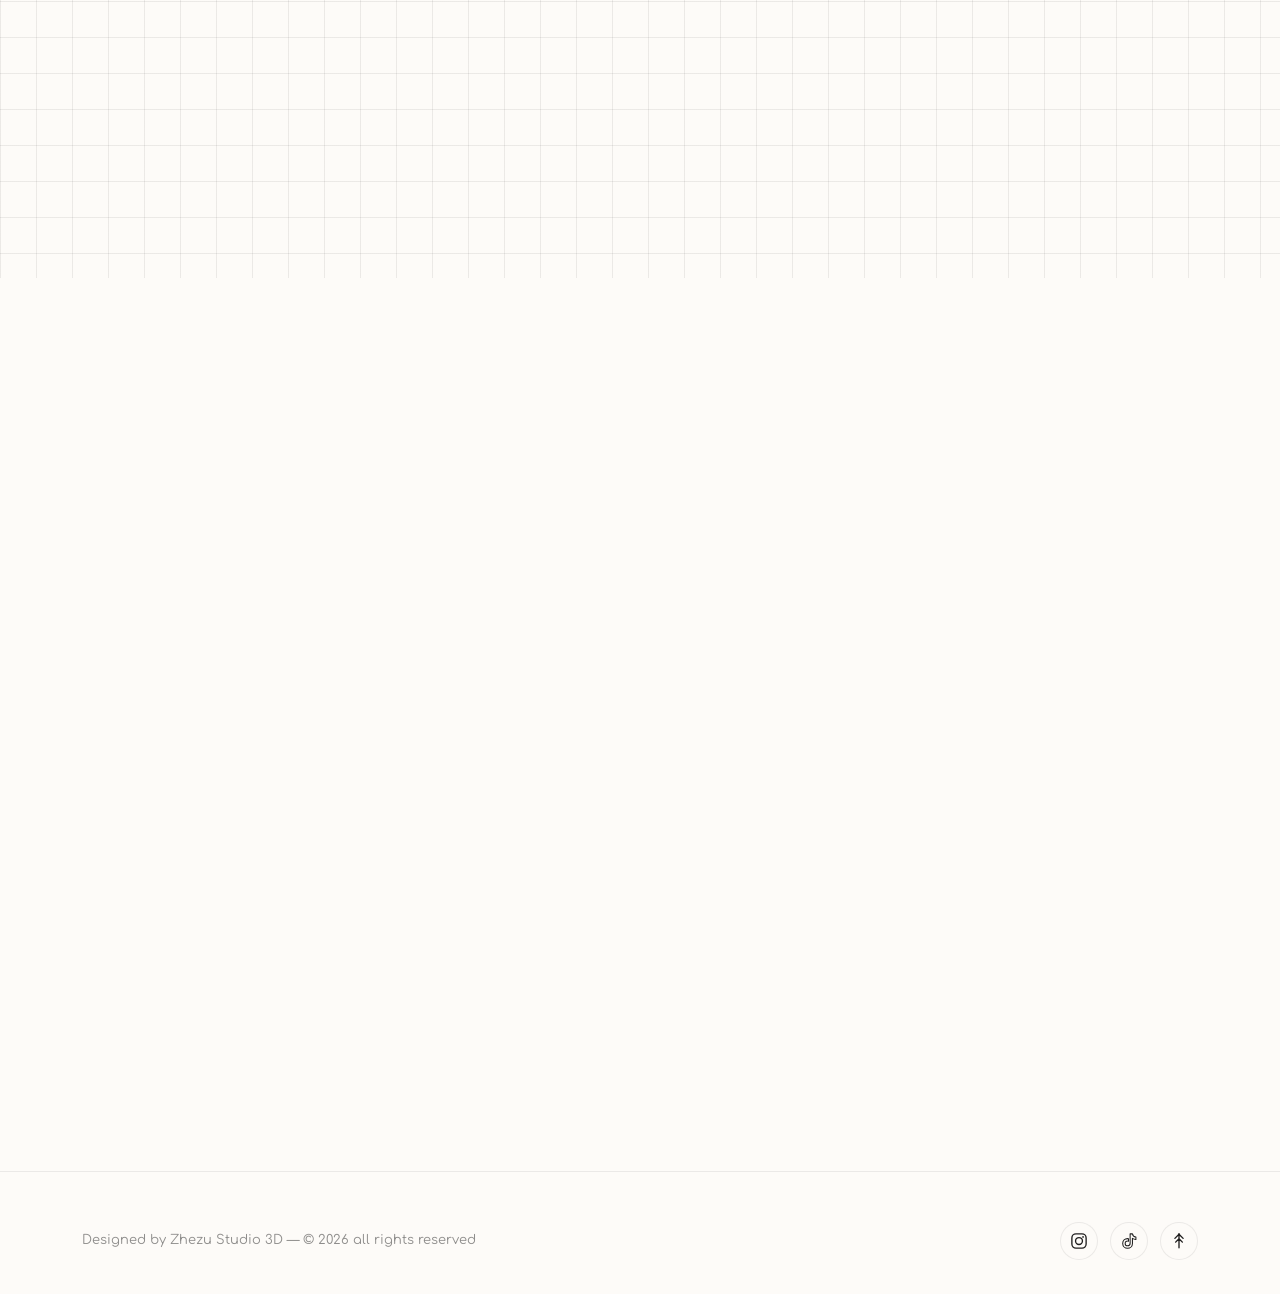
<file: llaveros.html>
<!DOCTYPE html>
<html lang="es">
<head>
<meta charset="UTF-8">
<meta name="viewport" content="width=device-width, initial-scale=1.0">
<title>Productos Inteligentes NFC — Zhezu Studio 3D</title>
<meta name="description" content="Llaveros personalizados, placas inteligentes para mascotas con silueta de raza y manillas NFC de emergencia. Diseños exclusivos de Zhezu Studio 3D.">
<link rel="icon" href="assets/img/logo_badge.png">
<link rel="preconnect" href="https://fonts.googleapis.com">
<link href="https://fonts.googleapis.com/css2?family=Comfortaa:wght@400;500;600;700&display=swap" rel="stylesheet">
<link rel="stylesheet" href="https://api.fontshare.com/v2/css?f[]=satoshi@400,500,700,900&display=swap">
<link rel="stylesheet" href="assets/css/style.css">
</head>
<body>

<div id="loading-overlay" data-root="./">
  <div class="loading-grid"></div>
  <div class="loading-center">
    <img src="assets/img/mascot_gota.png" alt="">
    <p>cargando</p>
  </div>
  <div class="error-state">
    <h2>¡whoops! algo salió mal</h2>
    <p>Parece que la conexión falló al cargar la página. Intenta de nuevo.</p>
    <button class="btn btn-primary error-retry">Reintentar</button>
  </div>
</div>

<header class="site-header">
  <div class="wrap">
    <a href="index.html" class="brand"><img src="assets/img/logo_badge.png" alt="Zhezu Studio 3D"><span class="brand-text">Zhezu<em>Studio 3D</em></span></a>
    <button class="menu-toggle" aria-label="Abrir menú"><span></span><span></span><span></span></button>
  </div>
</header>

<div class="nav-overlay">
  <div class="wrap nav-layout">
    <div class="nav-mascot"><img src="assets/img/mascot_medusa.png" alt=""></div>
    <div class="nav-main">
      <ul>
        <li><a href="servicios.html">Servicios</a></li>
        <li><a href="scaneo-3d.html">Scaneo 3D</a></li>
        <li><a href="llaveros.html" style="color:var(--coral-deep)">Llaveros NFC</a></li>
        <li><a href="galeria.html">Galería trabajos</a></li>
        <li><a href="contacto.html">Contacto</a></li>
      </ul>
      <div class="nav-foot">
        <div class="nav-social">
          <a href="https://www.instagram.com/zhezu_studio3d" target="_blank" rel="noopener">Instagram</a>
          <a href="https://www.tiktok.com/@zhezu_studio3d" target="_blank" rel="noopener">TikTok</a>
          <a href="https://wa.me/573208390714?text=Hola%21%20Quiero%20m%C3%A1s%20informaci%C3%B3n%20de%20Zhezu%20Studio%203D." target="_blank" rel="noopener">WhatsApp</a>
        </div>
      </div>
    </div>
  </div>
</div>

<section class="hero" style="padding-bottom:20px;">
  <div class="wrap hero-grid">
    <div class="reveal">
      <span class="eyebrow">Línea Inteligente NFC</span>
      <h1>Tecnología que se lleva puesta. <em>Un toque, y listo.</em></h1>
      <p class="lead">Con un chip NFC integrado, cada pieza personalizada comparte tu contacto, tu catálogo, la ficha de tu mascota o tus datos médicos de emergencia con solo acercarla a un celular.</p>
      <div class="hero-actions">
        <a class="btn btn-primary" href="#configurador-section">Diseñar llavero</a>
        <a class="btn btn-ghost" href="#mascotas-section">Placas mascotas</a>
        <a class="btn btn-ghost" href="#emergencia-section">Manillas emergencia</a>
      </div>
    </div>
    <div class="hero-art reveal">
      <img class="mascot m1" src="assets/img/mascot_medusa.png" alt="Mascota Zhezu">
      <img class="mascot m3" src="assets/img/mascot_gota.png" alt="Mascota Zhezu">
    </div>
  </div>
</section>

<section class="grid-bg" style="padding-top:20px;">
  <div class="wrap">
    <div class="section-head reveal">
      <span class="eyebrow">Para empresas y uso diario</span>
      <h2>Un tag inteligente, muchos usos</h2>
      <p class="sub">La misma tecnología NFC adaptada a regalos corporativos, mascotas o identificación médica.</p>
    </div>
    <div class="usecases-grid">
      <div class="usecase-card reveal">
        <img src="assets/img/portfolio/llavero_letra.jpg" alt="Llavero personalizado con inicial">
        <div class="body">
          <h3>Regalo corporativo y eventos</h3>
          <p>Con el logo o las iniciales de tu empresa — comparte tu contacto o catálogo con un toque.</p>
        </div>
      </div>
      <div class="usecase-card reveal">
        <img src="assets/img/portfolio/placa_dante.jpg" alt="Placas inteligentes para mascotas">
        <div class="body">
          <h3>Placas para mascotas</h3>
          <p>Silueta personalizada de su raza, nombre en relieve y perfil digital de emergencia si se pierde.</p>
        </div>
      </div>
      <div class="usecase-card reveal">
        <img src="assets/img/portfolio/manillas_emergencia.jpg" alt="Manillas de emergencia NFC">
        <div class="body">
          <h3>Contacto de emergencia</h3>
          <p>Manillas de alta visibilidad con cruz roja y acceso inmediato a datos vitales y teléfonos.</p>
        </div>
      </div>
    </div>
  </div>
</section>

<!-- =========================================================
     01 · CONFIGURADOR LLAVEROS NFC
========================================================= -->
<section id="configurador-section">
  <div class="wrap">
    <div id="configurador" class="reveal">
      <div class="section-head" style="margin-bottom:8px;">
        <span class="eyebrow">01 · Llaveros NFC</span>
        <h2 style="font-size:30px;">Diseña tu llavero</h2>
        <p class="sub" style="margin-top:8px;">Elige las opciones y te enviamos la cotización exacta por WhatsApp — sin compromiso.</p>
      </div>

      <div class="config-layout" style="margin-top:32px;">
        <div>
          <div class="config-group">
            <span class="config-label">Forma</span>
            <div class="chip-row" id="shapeOptions">
              <button class="chip active" data-shape="redondo">Redondo</button>
              <button class="chip" data-shape="corazon">Corazón</button>
              <button class="chip" data-shape="letra">Letra / inicial</button>
              <button class="chip" data-shape="libre">Figura a medida</button>
            </div>
          </div>

          <div class="config-group">
            <span class="config-label">Tamaño <span class="opt">(4 a 10 cm)</span></span>
            <div class="chip-row" id="sizeOptions">
              <button class="chip" data-size="4">4 cm</button>
              <button class="chip active" data-size="5">5 cm</button>
              <button class="chip" data-size="6">6 cm</button>
              <button class="chip" data-size="8">8 cm</button>
              <button class="chip" data-size="10">10 cm</button>
            </div>
          </div>

          <div class="config-group">
            <span class="config-label">Color base</span>
            <div class="chip-row" id="colorOptions">
              <span class="swatch active" style="background:#f38487" data-color="Coral" data-hex="#f38487"></span>
              <span class="swatch" style="background:#201f1f" data-color="Negro" data-hex="#201f1f"></span>
              <span class="swatch" style="background:#d7cce5" data-color="Lavanda" data-hex="#d7cce5"></span>
              <span class="swatch" style="background:#f2d6d5" data-color="Blush" data-hex="#f2d6d5"></span>
            </div>
          </div>

          <div class="config-group">
            <span class="config-label">Chip NFC integrado</span>
            <div class="chip-row" id="nfcOptions">
              <button class="chip active" data-nfc="si">Sí, con NFC</button>
              <button class="chip" data-nfc="no">No, solo llavero</button>
            </div>
          </div>

          <div class="config-group">
            <span class="config-label">Notas <span class="opt">(opcional)</span></span>
            <textarea id="configNotes" placeholder="Cuéntanos detalles extra: texto, cantidad, fecha límite..."></textarea>
          </div>
        </div>

        <div class="config-preview">
          <div class="preview-shape" id="previewShape">
            <div class="preview-ring"></div>
            <span class="preview-chip" id="previewChip" style="position:absolute;bottom:8px;right:6px;font-size:11px;font-weight:700;background:#201f1f;color:#fff;padding:3px 9px;border-radius:100px;font-family:'Comfortaa',sans-serif;">NFC</span>
          </div>
          <p class="preview-summary" id="previewSummary"></p>
          <div class="preview-note">
            Para asegurar tu pedido, envíanos esta información directamente por WhatsApp.
          </div>
          <a class="btn btn-primary config-cta" id="configCta" href="#" target="_blank" rel="noopener">Cotizar por WhatsApp</a>
        </div>
      </div>
    </div>
  </div>
</section>

<!-- =========================================================
     02 · PLACAS PARA MASCOTAS NFC (CON SILUETA VECTORIAL DINÁMICA)
========================================================= -->
<section id="mascotas-section" class="grid-bg" style="padding-top:40px; padding-bottom:40px;">
  <div class="wrap">
    <div class="reveal">
      <div class="section-head" style="margin-bottom:8px;">
        <span class="eyebrow">02 · Placas para Mascotas NFC</span>
        <h2 style="font-size:30px;">Silueta de su raza, nombre y contacto</h2>
        <p class="sub" style="margin-top:8px;">Diseñamos la silueta característica de tu peludo (con relieve en su naricita y nombre al frente), teléfono al respaldo y perfil digital de emergencia.</p>
      </div>

      <div class="config-layout" style="margin-top:32px;">
        <div>
          <div class="config-group">
            <span class="config-label">Raza o silueta del perrito</span>
            <div class="chip-row" id="petBreedOptions">
              <button class="chip active" data-breed="Bulldog Francés">Bulldog Francés</button>
              <button class="chip" data-breed="Salchicha">Salchicha</button>
              <button class="chip" data-breed="Golden / Labrador">Golden / Labrador</button>
              <button class="chip" data-breed="Schnauzer">Schnauzer</button>
              <button class="chip" data-breed="Poodle">Poodle</button>
              <button class="chip" data-breed="Otra raza">Otra raza</button>
            </div>
          </div>

          <div class="config-group">
            <span class="config-label">Nombre de tu mascota <span class="opt">(en relieve al frente)</span></span>
            <input type="text" id="petNameInput" value="Max" maxlength="14" placeholder="Ej: Max" style="width:100%; padding:12px 16px; border-radius:12px; border:1px solid rgba(32,31,31,0.14); font-family:var(--font-body); font-size:15px;">
          </div>

          <div class="config-group">
            <span class="config-label">Teléfono / texto al respaldo <span class="opt">(opcional)</span></span>
            <input type="text" id="petBackText" placeholder="Ej: 310 000 0000 · Si me pierdo llama a mamá" style="width:100%; padding:12px 16px; border-radius:12px; border:1px solid rgba(32,31,31,0.14); font-family:var(--font-body); font-size:15px;">
          </div>

          <div class="config-group">
            <span class="config-label">Color de la placa</span>
            <div class="chip-row" id="petColorOptions">
              <span class="swatch active" style="background:#7a5e4d" data-color="Café" data-hex="#7a5e4d"></span>
              <span class="swatch" style="background:#f38487" data-color="Coral" data-hex="#f38487"></span>
              <span class="swatch" style="background:#201f1f" data-color="Negro" data-hex="#201f1f"></span>
              <span class="swatch" style="background:#d7cce5" data-color="Lavanda" data-hex="#d7cce5"></span>
              <span class="swatch" style="background:#f2d6d5" data-color="Blush" data-hex="#f2d6d5"></span>
            </div>
          </div>
        </div>

        <!-- SILUETA VECTORIAL INTERACTIVA -->
        <div class="config-preview">
          <div style="position:relative; width:220px; height:172px; margin:0 auto 14px; display:flex; align-items:center; justify-content:center;">
            <svg id="petSvgPreview" viewBox="0 0 260 200" width="220" height="170" xmlns="http://www.w3.org/2000/svg" style="filter: drop-shadow(0 8px 16px rgba(32,31,31,0.14)); transition: all .25s ease;">
              <path id="petBodyPath" fill="#7a5e4d" d="
                M 42,36
                C 42,16 64,16 72,33
                C 82,31 94,31 104,33
                C 112,16 134,16 134,36
                C 134,50 130,60 127,66
                C 148,68 172,68 192,64
                C 194,50 210,48 216,56
                C 221,63 217,74 209,77
                C 224,90 230,114 227,138
                C 226,151 230,166 223,174
                C 217,180 202,179 200,169
                C 199,161 202,148 196,138
                C 191,150 192,165 184,171
                C 177,177 165,175 165,167
                C 165,158 173,146 173,132
                C 149,138 121,140 100,138
                C 101,150 104,165 98,175
                C 92,183 75,183 73,173
                C 72,163 74,152 72,144
                C 69,154 69,169 62,177
                C 55,185 38,185 36,175
                C 35,165 41,152 39,138
                C 28,128 24,112 26,98
                C 12,96 8,79 14,67
                C 18,59 20,49 22,41
                C 24,33 35,31 42,36 Z" />
              <!-- Orejas y hocico en relieve -->
              <path d="M 48,37 C 49,25 61,25 66,35 Z" fill="rgba(255,255,255,0.16)" />
              <path d="M 110,35 C 115,25 127,25 128,37 Z" fill="rgba(255,255,255,0.16)" />
              <ellipse cx="30" cy="77" rx="7.5" ry="4.8" fill="rgba(255,255,255,0.32)" />
              <circle cx="156" cy="54" r="6" fill="none" stroke="#b8bcc2" stroke-width="2.5" />
              <!-- Nombre dinámico -->
              <text id="petSvgName" x="128" y="114" text-anchor="middle" fill="#ffffff" font-family="'Comfortaa', sans-serif" font-weight="700" font-size="24" letter-spacing="0.5" style="text-shadow: 0 2px 3px rgba(0,0,0,0.28);">Dante</text>
            </svg>
            <span id="petNfcBadge" style="position:absolute; bottom:4px; right:8px; font-size:10px; font-weight:700; background:#201f1f; color:#fff; padding:4px 10px; border-radius:100px; font-family:'Comfortaa',sans-serif;">NFC + SCAN</span>
          </div>

          <p class="preview-summary" id="petPreviewSummary">Placa silueta <strong>Bulldog Francés</strong> (Café) con nombre <strong>"Dante"</strong> — Con perfil digital NFC y símbolo scan.</p>
          <div class="preview-note">
            Mándanos la foto de tu mascota por WhatsApp al cotizar. Diseño original de Zhezu Studio 3D. 
          </div>
          <a class="btn btn-primary config-cta" id="petConfigCta" href="#" target="_blank" rel="noopener">Cotizar Placa por WhatsApp</a>
        </div>
      </div>
    </div>
  </div>
</section>

<!-- =========================================================
     03 · MANILLAS DE EMERGENCIA NFC
========================================================= -->
<section id="emergencia-section" style="padding-top:40px; padding-bottom:60px;">
  <div class="wrap">
    <div class="reveal">
      <div class="section-head" style="margin-bottom:8px;">
        <span class="eyebrow">03 · Manillas de Emergencia NFC</span>
        <h2 style="font-size:30px;">Identificación médica y contactos vitales</h2>
        <p class="sub" style="margin-top:8px;">Caja protectora ergonómica en colores variados con cruz roja de alta visibilidad y lectura NFC inmediata sin batería.</p>
      </div>

      <div class="config-layout" style="margin-top:32px;">
        <div>
          <div class="config-group">
            <span class="config-label">Uso principal</span>
            <div class="chip-row" id="emUseOptions">
              <button class="chip active" data-use="Emergencia médica / RH">Emergencia médica / RH</button>
              <button class="chip" data-use="Deportistas / Outdoor">Deportistas / Outdoor</button>
              <button class="chip" data-use="Adultos mayores / Niños">Adultos mayores / Niños</button>
            </div>
          </div>

          <div class="config-group">
            <span class="config-label">Tipo de correa <span class="opt">(colores variados)</span></span>
            <div class="chip-row" id="emStrapOptions">
              <button class="chip active" data-strap="Correa en silicona (colores variados)">Correa en silicona</button>
              <button class="chip" data-strap="Correa en tela velcro (colores variados)">Correa en tela velcro</button>
              <button class="chip" data-strap="Solo módulo central NFC">Solo módulo central NFC</button>
            </div>
          </div>

          <div class="config-group">
            <span class="config-label">Disponibilidad de colores</span>
            <div style="padding:12px 16px; border-radius:12px; background:rgba(243,132,135,0.08); border:1px dashed rgba(229,96,101,0.35); font-size:14px; color:var(--ink);">
              🎨 <strong>Colores variados:</strong> Diferentes tonos para caja y correas según stock en taller. Te confirmamos los colores disponibles al escribirnos.
            </div>
          </div>

          <div class="config-group">
            <span class="config-label">Notas o datos médicos <span class="opt">(opcional)</span></span>
            <textarea id="emNotes" placeholder="Ej: Tipo de sangre O+, contacto de emergencia, alergias..."></textarea>
          </div>
        </div>

        <div class="config-preview">
          <div style="width:140px; height:160px; margin:0 auto 14px; display:flex; align-items:center; justify-content:center;">
            <svg viewBox="0 0 120 180" width="110" height="160" xmlns="http://www.w3.org/2000/svg" style="filter: drop-shadow(0 8px 16px rgba(32,31,31,0.12));">
              <!-- Correa superior -->
              <path d="M44,10 L76,10 L73,52 L47,52 Z" fill="#201f1f"/>
              <!-- Correa inferior -->
              <path d="M47,128 L73,128 L76,170 L44,170 Z" fill="#201f1f"/>
              <!-- Caja protectora central -->
              <rect x="34" y="48" width="52" height="84" rx="14" fill="#181818" stroke="#333" stroke-width="2"/>
              <!-- Cruz Roja -->
              <rect x="56" y="62" width="8" height="24" rx="2" fill="#e53935"/>
              <rect x="48" y="70" width="24" height="8" rx="2" fill="#e53935"/>
              <!-- Pastilla NFC -->
              <rect x="43" y="96" width="34" height="16" rx="8" fill="#ffffff"/>
              <text x="60" y="107" text-anchor="middle" fill="#181818" font-family="'Satoshi', sans-serif" font-weight="900" font-size="9">NFC )))</text>
            </svg>
          </div>
          <p class="preview-summary" id="emPreviewSummary">Manilla con <strong>Correa en silicona (colores variados)</strong> — perfil para <strong>Emergencia médica / RH</strong>.</p>
          <div class="preview-note">
            Al acercar un celular a la manilla se despliega la ficha de emergencia con botones de llamada directa, tipo de sangre y alergias. Diseño original de Zhezu Studio 3D. 
          </div>
          <a class="btn btn-primary config-cta" id="emConfigCta" href="#" target="_blank" rel="noopener">Cotizar Manilla por WhatsApp</a>
        </div>
      </div>
    </div>
  </div>
</section>

<footer class="site-footer">
  <div class="wrap">
    <div class="footer-grid">
      <p class="footer-note">Designed by Zhezu Studio 3D — © 2026 all rights reserved</p>
      <div class="footer-social">
        <a href="https://www.instagram.com/zhezu_studio3d" target="_blank" rel="noopener" aria-label="Instagram">
          <svg width="18" height="18" viewBox="0 0 24 24" fill="none" xmlns="http://www.w3.org/2000/svg">
            <rect x="2.5" y="2.5" width="19" height="19" rx="5.5" stroke="currentColor" stroke-width="1.8"/>
            <circle cx="12" cy="12" r="4.6" stroke="currentColor" stroke-width="1.8"/>
            <circle cx="17.4" cy="6.6" r="1.15" fill="currentColor"/>
          </svg>
        </a>
        <a href="https://www.tiktok.com/@zhezu_studio3d" target="_blank" rel="noopener" aria-label="TikTok">
          <svg width="18" height="18" viewBox="0 0 24 24" fill="none" xmlns="http://www.w3.org/2000/svg">
            <path d="M16.6 2.5c.4 2.4 2 4 4.6 4.2v3.2c-1.6.1-3-.4-4.6-1.4v6.7c0 3.6-2.9 6.4-6.5 6.4s-6.5-2.8-6.5-6.4 2.9-6.4 6.5-6.4c.4 0 .8 0 1.2.1v3.3a3.2 3.2 0 0 0-1.2-.2 3.2 3.2 0 1 0 0 6.4c1.9 0 3.4-1.5 3.4-3.5V2.5h3.1Z" stroke="currentColor" stroke-width="1.4" stroke-linejoin="round"/>
          </svg>
        </a>
        <a href="https://linktr.ee/zhezustudio3d" target="_blank" rel="noopener" aria-label="Linktree">
          <svg width="18" height="18" viewBox="0 0 24 24" fill="none" xmlns="http://www.w3.org/2000/svg">
            <path d="M12 3v18M12 3 6.5 8.5M12 3l5.5 5.5M12 9 7.5 13.5M12 9l4.5 4.5" stroke="currentColor" stroke-width="1.8" stroke-linecap="round" stroke-linejoin="round"/>
            <circle cx="12" cy="3" r="1.4" fill="currentColor"/>
          </svg>
        </a>
      </div>
    </div>
  </div>
</footer>

<a class="wa-float" href="https://wa.me/573208390714?text=Hola%21%20Quiero%20m%C3%A1s%20informaci%C3%B3n%20de%20Zhezu%20Studio%203D." target="_blank" rel="noopener" aria-label="Escribir por WhatsApp">
  <svg width="26" height="26" viewBox="0 0 24 24" fill="none" xmlns="http://www.w3.org/2000/svg">
    <path d="M12.04 2C6.58 2 2.13 6.45 2.13 11.91C2.13 13.66 2.59 15.36 3.45 16.86L2.05 22L7.3 20.62C8.75 21.41 10.38 21.82 12.04 21.82C17.5 21.82 21.95 17.37 21.95 11.91C21.95 9.27 20.92 6.78 19.05 4.91C17.18 3.03 14.68 2 12.04 2ZM12.04 3.67C14.24 3.67 16.31 4.53 17.87 6.09C19.42 7.65 20.28 9.72 20.28 11.92C20.28 16.46 16.58 20.15 12.03 20.15C10.56 20.15 9.12 19.76 7.86 19.03L7.56 18.85L4.43 19.67L5.26 16.61L5.06 16.3C4.26 15 3.8 13.47 3.8 11.91C3.81 7.37 7.5 3.67 12.04 3.67ZM8.53 6.98C8.37 6.98 8.1 7.04 7.87 7.29C7.65 7.53 7 8.13 7 9.36C7 10.59 7.89 11.78 8.01 11.94C8.14 12.11 9.76 14.68 12.31 15.7C14.43 16.55 14.86 16.38 15.33 16.34C15.8 16.3 16.81 15.74 17.02 15.16C17.24 14.58 17.24 14.08 17.17 13.97C17.11 13.87 16.94 13.81 16.69 13.68C16.44 13.56 15.2 12.95 14.97 12.87C14.74 12.78 14.58 12.74 14.41 12.99C14.25 13.24 13.78 13.81 13.64 13.97C13.5 14.14 13.36 14.16 13.11 14.03C12.86 13.91 12.05 13.64 11.09 12.79C10.35 12.13 9.84 11.32 9.7 11.07C9.56 10.82 9.68 10.69 9.81 10.56C9.92 10.45 10.06 10.26 10.19 10.12C10.31 9.97 10.36 9.87 10.44 9.7C10.53 9.54 10.48 9.4 10.42 9.27C10.36 9.15 9.86 7.9 9.64 7.4C9.44 6.92 9.23 6.98 9.06 6.98H8.53Z" fill="currentColor"/>
  </svg>
</a>

<script src="assets/js/main.js"></script>
<script>
document.addEventListener('DOMContentLoaded', () => {
  const waPhone = "573208390714";

  // --- 01. LLAVEROS ---
  let shape = "redondo", size = "5", color = "Coral", nfc = "si", use = "personal", notes = "";
  const shapeNames = {redondo:"Redondo", corazon:"Corazón", letra:"Letra / inicial", libre:"Figura a medida"};
  
  function updateLlavero() {
    const summary = document.getElementById('previewSummary');
    const cta = document.getElementById('configCta');
    if (!summary) return;
    summary.innerHTML = `Llavero <strong>${shapeNames[shape]}</strong> de <strong>${size} cm</strong>. Color <strong>${color}</strong>. ${nfc==='si'?'Con chip NFC.':'Sin NFC.'} Uso: ${use}.`;
    const text = `Hola Zhezu Studio 3D! Quiero cotizar un Llavero NFC:\n• Forma: ${shapeNames[shape]}\n• Tamaño: ${size} cm\n• Color: ${color}\n• NFC: ${nfc==='si'?'Sí':'No'}\n• Uso: ${use}\n• Notas: ${notes || 'Ninguna'}`;
    cta.href = `https://wa.me/${waPhone}?text=${encodeURIComponent(text)}`;
  }

  document.querySelectorAll('#shapeOptions .chip').forEach(b => b.addEventListener('click', () => {
    document.querySelectorAll('#shapeOptions .chip').forEach(x => x.classList.remove('active'));
    b.classList.add('active'); shape = b.dataset.shape; updateLlavero();
  }));
  document.querySelectorAll('#sizeOptions .chip').forEach(b => b.addEventListener('click', () => {
    document.querySelectorAll('#sizeOptions .chip').forEach(x => x.classList.remove('active'));
    b.classList.add('active'); size = b.dataset.size; updateLlavero();
  }));
  document.querySelectorAll('#colorOptions .swatch').forEach(s => s.addEventListener('click', () => {
    document.querySelectorAll('#colorOptions .swatch').forEach(x => x.classList.remove('active'));
    s.classList.add('active'); color = s.dataset.color; updateLlavero();
  }));
  document.querySelectorAll('#nfcOptions .chip').forEach(b => b.addEventListener('click', () => {
    document.querySelectorAll('#nfcOptions .chip').forEach(x => x.classList.remove('active'));
    b.classList.add('active'); nfc = b.dataset.nfc; updateLlavero();
  }));
  document.querySelectorAll('#useOptions .chip').forEach(b => b.addEventListener('click', () => {
    document.querySelectorAll('#useOptions .chip').forEach(x => x.classList.remove('active'));
    b.classList.add('active'); use = b.dataset.use; updateLlavero();
  }));
  const notesEl = document.getElementById('configNotes');
  if(notesEl) notesEl.addEventListener('input', e => { notes = e.target.value; updateLlavero(); });
  updateLlavero();

  // --- 02. PLACAS MASCOTAS (SILUETA DINÁMICA) ---
  let petState = { breed: "Bulldog Francés", name: "Dante", backText: "", colorHex: "#7a5e4d", colorName: "Café" };
  const petBodyPath = document.getElementById('petBodyPath');
  const petSvgName = document.getElementById('petSvgName');
  const petSummary = document.getElementById('petPreviewSummary');
  const petCta = document.getElementById('petConfigCta');

  function updatePet() {
    if (!petBodyPath) return;
    petBodyPath.setAttribute('fill', petState.colorHex);
    const nameVal = document.getElementById('petNameInput').value.trim() || "Dante";
    petSvgName.textContent = nameVal;

    petSummary.innerHTML = `Placa silueta <strong>${petState.breed}</strong> (${petState.colorName}) con nombre <strong>"${nameVal}"</strong> — Con perfil digital NFC y símbolo scan.`;
    const msg = `Hola Zhezu Studio 3D! Quiero cotizar una *Placa Inteligente para Mascota*:\n• Raza: ${petState.breed}\n• Nombre: ${nameVal}\n• Respaldo: ${document.getElementById('petBackText').value || 'Por definir'}\n• Color: ${petState.colorName}`;
    petCta.href = `https://wa.me/${waPhone}?text=${encodeURIComponent(msg)}`;
  }

  document.querySelectorAll('#petBreedOptions .chip').forEach(b => b.addEventListener('click', () => {
    document.querySelectorAll('#petBreedOptions .chip').forEach(x => x.classList.remove('active'));
    b.classList.add('active'); petState.breed = b.dataset.breed; updatePet();
  }));
  document.querySelectorAll('#petColorOptions .swatch').forEach(s => s.addEventListener('click', () => {
    document.querySelectorAll('#petColorOptions .swatch').forEach(x => x.classList.remove('active'));
    s.classList.add('active'); petState.colorName = s.dataset.color; petState.colorHex = s.dataset.hex; updatePet();
  }));
  document.getElementById('petNameInput').addEventListener('input', updatePet);
  document.getElementById('petBackText').addEventListener('input', updatePet);
  updatePet();

  // --- 03. MANILLAS EMERGENCIA ---
  let emState = { use: "Emergencia médica / RH", strap: "Correa en silicona (colores variados)" };
  const emSummary = document.getElementById('emPreviewSummary');
  const emCta = document.getElementById('emConfigCta');

  function updateEm() {
    if (!emSummary) return;
    emSummary.innerHTML = `Manilla con <strong>${emState.strap}</strong> — perfil para <strong>${emState.use}</strong>.`;
    const msg = `Hola Zhezu Studio 3D! Quiero cotizar una *Manilla de Emergencia NFC*:\n• Uso: ${emState.use}\n• Correa: ${emState.strap}\n• Notas: ${document.getElementById('emNotes').value || 'Por definir'}`;
    emCta.href = `https://wa.me/${waPhone}?text=${encodeURIComponent(msg)}`;
  }

  document.querySelectorAll('#emUseOptions .chip').forEach(b => b.addEventListener('click', () => {
    document.querySelectorAll('#emUseOptions .chip').forEach(x => x.classList.remove('active'));
    b.classList.add('active'); emState.use = b.dataset.use; updateEm();
  }));
  document.querySelectorAll('#emStrapOptions .chip').forEach(b => b.addEventListener('click', () => {
    document.querySelectorAll('#emStrapOptions .chip').forEach(x => x.classList.remove('active'));
    b.classList.add('active'); emState.strap = b.dataset.strap; updateEm();
  }));
  document.getElementById('emNotes').addEventListener('input', updateEm);
  updateEm();
});
</script>
</body>
</html>
</file>
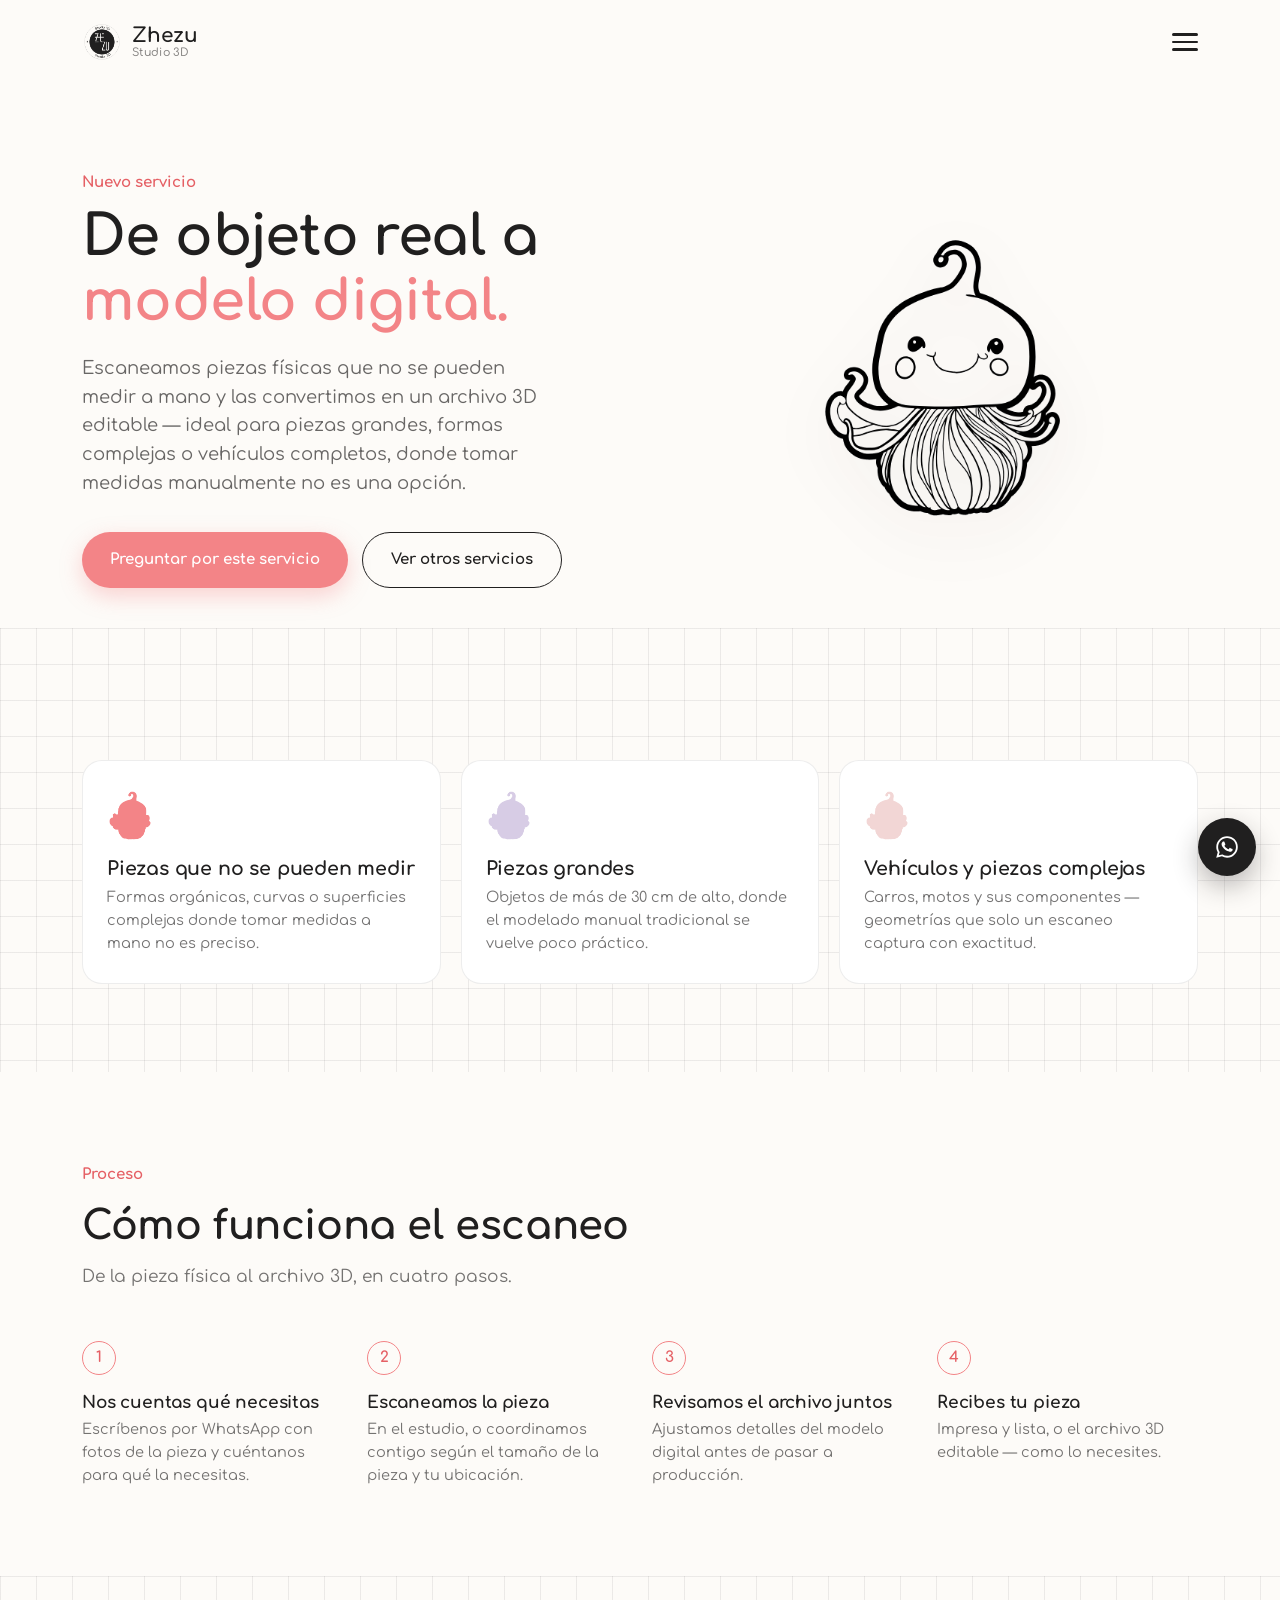
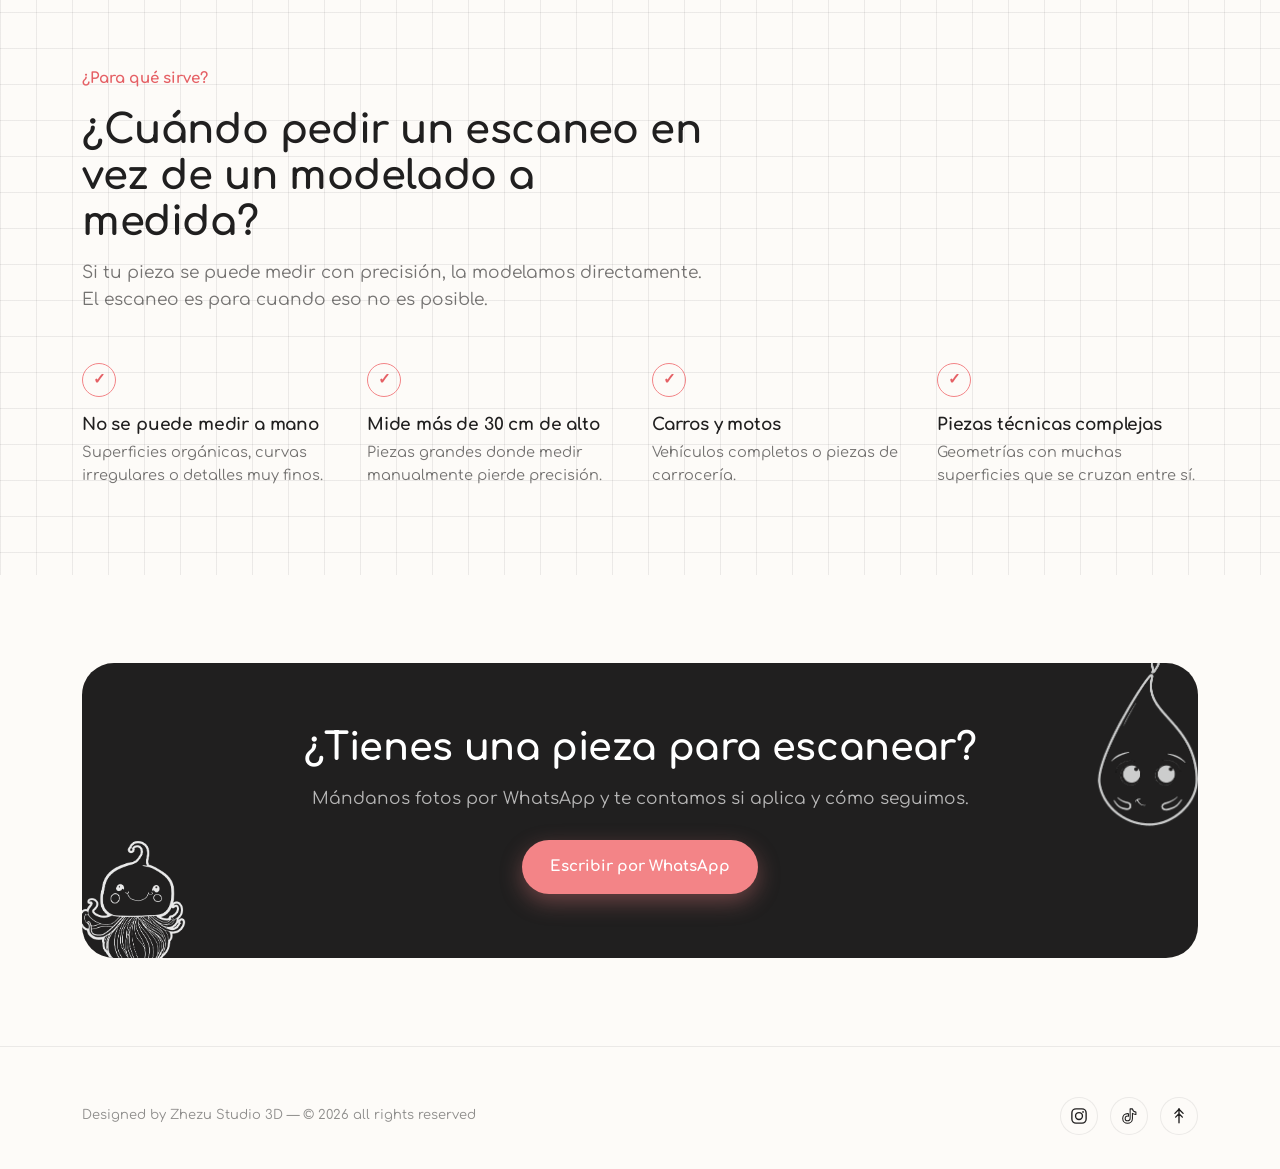
<file: scaneo-3d.html>
<!DOCTYPE html>
<html lang="es">
<head>
<meta charset="UTF-8">
<meta name="viewport" content="width=device-width, initial-scale=1.0">
<title>Scaneo 3D — Zhezu Studio 3D</title>
<meta name="description" content="Escaneo 3D de piezas físicas para repuestos, duplicados y proyectos de diseño.">
<link rel="icon" href="assets/img/logo_badge.png">
<link rel="preconnect" href="https://fonts.googleapis.com">
<link href="https://fonts.googleapis.com/css2?family=Comfortaa:wght@400;500;600;700&display=swap" rel="stylesheet">
<link rel="stylesheet" href="https://api.fontshare.com/v2/css?f[]=satoshi@400,500,700,900&display=swap">
<link rel="stylesheet" href="assets/css/style.css">
</head>
<body>

<div id="loading-overlay" data-root="./">
  <div class="loading-grid"></div>
  <div class="loading-center">
    <img src="assets/img/mascot_gota.png" alt="">
    <p>cargando</p>
  </div>
  <div class="error-state">
    <h2>¡whoops! algo salió mal</h2>
    <p>Parece que la conexión falló al cargar la página. Intenta de nuevo.</p>
    <button class="btn btn-primary error-retry">Reintentar</button>
  </div>
</div>

<header class="site-header">
  <div class="wrap">
    <a href="index.html" class="brand"><img src="assets/img/logo_badge.png" alt="Zhezu Studio 3D"><span class="brand-text">Zhezu<em>Studio 3D</em></span></a>
    <button class="menu-toggle" aria-label="Abrir menú"><span></span><span></span><span></span></button>
  </div>
</header>

<div class="nav-overlay">
  <div class="wrap nav-layout">
    <div class="nav-mascot"><img src="assets/img/mascot_medusa.png" alt=""></div>
    <div class="nav-main">
      <ul>
        <li><a href="servicios.html">Servicios</a></li>
        <li><a href="servicios.html#materiales">Materiales</a></li>
        <li><a href="scaneo-3d.html" style="color:var(--coral-deep)">Scaneo 3D</a></li>
        <li><a href="llaveros.html">Llaveros NFC</a></li>
        <li><a href="galeria.html">Galería trabajos</a></li>
        <li><a href="contacto.html">Contacto</a></li>
      </ul>
      <div class="nav-foot">
        <div class="nav-social">
          <a href="https://www.instagram.com/zhezu_studio3d" target="_blank" rel="noopener">Instagram</a>
          <a href="https://www.tiktok.com/@zhezu_studio3d" target="_blank" rel="noopener">TikTok</a>
          <a href="https://wa.me/573208390714?text=Hola%21%20Quiero%20m%C3%A1s%20informaci%C3%B3n%20de%20Zhezu%20Studio%203D." target="_blank" rel="noopener">WhatsApp</a>
        </div>
      </div>
    </div>
  </div>
</div>

<section class="hero" style="padding-bottom:40px;">
  <div class="wrap hero-grid">
    <div class="reveal">
      <span class="eyebrow">Nuevo servicio</span>
      <h1>De objeto real a <em>modelo digital.</em></h1>
      <p class="lead">Escaneamos piezas físicas que no se pueden medir a mano y las convertimos en un archivo 3D editable — ideal para piezas grandes, formas complejas o vehículos completos, donde tomar medidas manualmente no es una opción.</p>
      <div class="hero-actions">
        <a class="btn btn-primary" href="https://wa.me/573208390714?text=Hola%21%20Quiero%20saber%20m%C3%A1s%20sobre%20el%20servicio%20de%20scaneo%203D%20de%20Zhezu%20Studio%203D." target="_blank" rel="noopener">Preguntar por este servicio</a>
        <a class="btn btn-ghost" href="servicios.html">Ver otros servicios</a>
      </div>
    </div>
    <div class="hero-art hero-art--solo reveal">
      <img class="mascot mascot-solo" src="assets/img/mascot_medusa.png" alt="Mascota Zhezu">
    </div>
  </div>
</section>

<section class="grid-bg">
  <div class="wrap">
    <div class="services-grid">
      <div class="service-card reveal">
        <img class="icon" src="assets/img/silueta_medusa_coral.png" alt="">
        <h3>Piezas que no se pueden medir</h3>
        <p>Formas orgánicas, curvas o superficies complejas donde tomar medidas a mano no es preciso.</p>
      </div>
      <div class="service-card reveal">
        <img class="icon" src="assets/img/silueta_medusa_lavanda.png" alt="">
        <h3>Piezas grandes</h3>
        <p>Objetos de más de 30 cm de alto, donde el modelado manual tradicional se vuelve poco práctico.</p>
      </div>
      <div class="service-card reveal">
        <img class="icon" src="assets/img/silueta_medusa_blush.png" alt="">
        <h3>Vehículos y piezas complejas</h3>
        <p>Carros, motos y sus componentes — geometrías que solo un escaneo captura con exactitud.</p>
      </div>
    </div>
  </div>
</section>

<section>
  <div class="wrap">
    <div class="section-head reveal">
      <span class="eyebrow">Proceso</span>
      <h2>Cómo funciona el escaneo</h2>
      <p class="sub">De la pieza física al archivo 3D, en cuatro pasos.</p>
    </div>
    <div class="steps-grid">
      <div class="step-card reveal">
        <span class="num">1</span>
        <h3>Nos cuentas qué necesitas</h3>
        <p>Escríbenos por WhatsApp con fotos de la pieza y cuéntanos para qué la necesitas.</p>
      </div>
      <div class="step-card reveal">
        <span class="num">2</span>
        <h3>Escaneamos la pieza</h3>
        <p>En el estudio, o coordinamos contigo según el tamaño de la pieza y tu ubicación.</p>
      </div>
      <div class="step-card reveal">
        <span class="num">3</span>
        <h3>Revisamos el archivo juntos</h3>
        <p>Ajustamos detalles del modelo digital antes de pasar a producción.</p>
      </div>
      <div class="step-card reveal">
        <span class="num">4</span>
        <h3>Recibes tu pieza</h3>
        <p>Impresa y lista, o el archivo 3D editable — como lo necesites.</p>
      </div>
    </div>
  </div>
</section>

<section class="grid-bg">
  <div class="wrap">
    <div class="section-head reveal">
      <span class="eyebrow">¿Para qué sirve?</span>
      <h2>¿Cuándo pedir un escaneo en vez de un modelado a medida?</h2>
      <p class="sub">Si tu pieza se puede medir con precisión, la modelamos directamente. El escaneo es para cuando eso no es posible.</p>
    </div>
    <div class="steps-grid">
      <div class="step-card reveal">
        <span class="num">✓</span>
        <h3>No se puede medir a mano</h3>
        <p>Superficies orgánicas, curvas irregulares o detalles muy finos.</p>
      </div>
      <div class="step-card reveal">
        <span class="num">✓</span>
        <h3>Mide más de 30 cm de alto</h3>
        <p>Piezas grandes donde medir manualmente pierde precisión.</p>
      </div>
      <div class="step-card reveal">
        <span class="num">✓</span>
        <h3>Carros y motos</h3>
        <p>Vehículos completos o piezas de carrocería.</p>
      </div>
      <div class="step-card reveal">
        <span class="num">✓</span>
        <h3>Piezas técnicas complejas</h3>
        <p>Geometrías con muchas superficies que se cruzan entre sí.</p>
      </div>
    </div>
  </div>
</section>

<section>
  <div class="wrap">
    <div class="cta-banner reveal">
      <img class="mascot-corner mc1" src="assets/img/mascot_medusa.png" alt="">
      <img class="mascot-corner mc2" src="assets/img/mascot_gota.png" alt="">
      <h2>¿Tienes una pieza para escanear?</h2>
      <p>Mándanos fotos por WhatsApp y te contamos si aplica y cómo seguimos.</p>
      <a class="btn btn-primary" href="https://wa.me/573208390714?text=Hola%21%20Tengo%20una%20pieza%20que%20quiero%20escanear%20en%203D%2C%20%C2%BFme%20ayudas%3F" target="_blank" rel="noopener">Escribir por WhatsApp</a>
    </div>
  </div>
</section>

<footer class="site-footer">
  <div class="wrap">
    <div class="footer-grid">
      <p class="footer-note">Designed by Zhezu Studio 3D — © 2026 all rights reserved</p>
      <div class="footer-social">
        <a href="https://www.instagram.com/zhezu_studio3d" target="_blank" rel="noopener" aria-label="Instagram">
          <svg width="18" height="18" viewBox="0 0 24 24" fill="none" xmlns="http://www.w3.org/2000/svg">
            <rect x="2.5" y="2.5" width="19" height="19" rx="5.5" stroke="currentColor" stroke-width="1.8"/>
            <circle cx="12" cy="12" r="4.6" stroke="currentColor" stroke-width="1.8"/>
            <circle cx="17.4" cy="6.6" r="1.15" fill="currentColor"/>
          </svg>
        </a>
        <a href="https://www.tiktok.com/@zhezu_studio3d" target="_blank" rel="noopener" aria-label="TikTok">
          <svg width="18" height="18" viewBox="0 0 24 24" fill="none" xmlns="http://www.w3.org/2000/svg">
            <path d="M16.6 2.5c.4 2.4 2 4 4.6 4.2v3.2c-1.6.1-3-.4-4.6-1.4v6.7c0 3.6-2.9 6.4-6.5 6.4s-6.5-2.8-6.5-6.4 2.9-6.4 6.5-6.4c.4 0 .8 0 1.2.1v3.3a3.2 3.2 0 0 0-1.2-.2 3.2 3.2 0 1 0 0 6.4c1.9 0 3.4-1.5 3.4-3.5V2.5h3.1Z" stroke="currentColor" stroke-width="1.4" stroke-linejoin="round"/>
          </svg>
        </a>
        <a href="https://linktr.ee/zhezustudio3d" target="_blank" rel="noopener" aria-label="Linktree">
          <svg width="18" height="18" viewBox="0 0 24 24" fill="none" xmlns="http://www.w3.org/2000/svg">
            <path d="M12 3v18M12 3 6.5 8.5M12 3l5.5 5.5M12 9 7.5 13.5M12 9l4.5 4.5" stroke="currentColor" stroke-width="1.8" stroke-linecap="round" stroke-linejoin="round"/>
            <circle cx="12" cy="3" r="1.4" fill="currentColor"/>
          </svg>
        </a>
      </div>
    </div>
  </div>
</footer>

<a class="wa-float" href="https://wa.me/573208390714?text=Hola%21%20Quiero%20m%C3%A1s%20informaci%C3%B3n%20de%20Zhezu%20Studio%203D." target="_blank" rel="noopener" aria-label="Escribir por WhatsApp">
  <svg width="26" height="26" viewBox="0 0 24 24" fill="none" xmlns="http://www.w3.org/2000/svg">
    <path d="M12.04 2C6.58 2 2.13 6.45 2.13 11.91C2.13 13.66 2.59 15.36 3.45 16.86L2.05 22L7.3 20.62C8.75 21.41 10.38 21.82 12.04 21.82C17.5 21.82 21.95 17.37 21.95 11.91C21.95 9.27 20.92 6.78 19.05 4.91C17.18 3.03 14.68 2 12.04 2ZM12.04 3.67C14.24 3.67 16.31 4.53 17.87 6.09C19.42 7.65 20.28 9.72 20.28 11.92C20.28 16.46 16.58 20.15 12.03 20.15C10.56 20.15 9.12 19.76 7.86 19.03L7.56 18.85L4.43 19.67L5.26 16.61L5.06 16.3C4.26 15 3.8 13.47 3.8 11.91C3.81 7.37 7.5 3.67 12.04 3.67ZM8.53 6.98C8.37 6.98 8.1 7.04 7.87 7.29C7.65 7.53 7 8.13 7 9.36C7 10.59 7.89 11.78 8.01 11.94C8.14 12.11 9.76 14.68 12.31 15.7C14.43 16.55 14.86 16.38 15.33 16.34C15.8 16.3 16.81 15.74 17.02 15.16C17.24 14.58 17.24 14.08 17.17 13.97C17.11 13.87 16.94 13.81 16.69 13.68C16.44 13.56 15.2 12.95 14.97 12.87C14.74 12.78 14.58 12.74 14.41 12.99C14.25 13.24 13.78 13.81 13.64 13.97C13.5 14.14 13.36 14.16 13.11 14.03C12.86 13.91 12.05 13.64 11.09 12.79C10.35 12.13 9.84 11.32 9.7 11.07C9.56 10.82 9.68 10.69 9.81 10.56C9.92 10.45 10.06 10.26 10.19 10.12C10.31 9.97 10.36 9.87 10.44 9.7C10.53 9.54 10.48 9.4 10.42 9.27C10.36 9.15 9.86 7.9 9.64 7.4C9.44 6.92 9.23 6.98 9.06 6.98H8.53Z" fill="currentColor"/>
  </svg>
</a>

<script src="assets/js/main.js"></script>
</body>
</html>
</file>
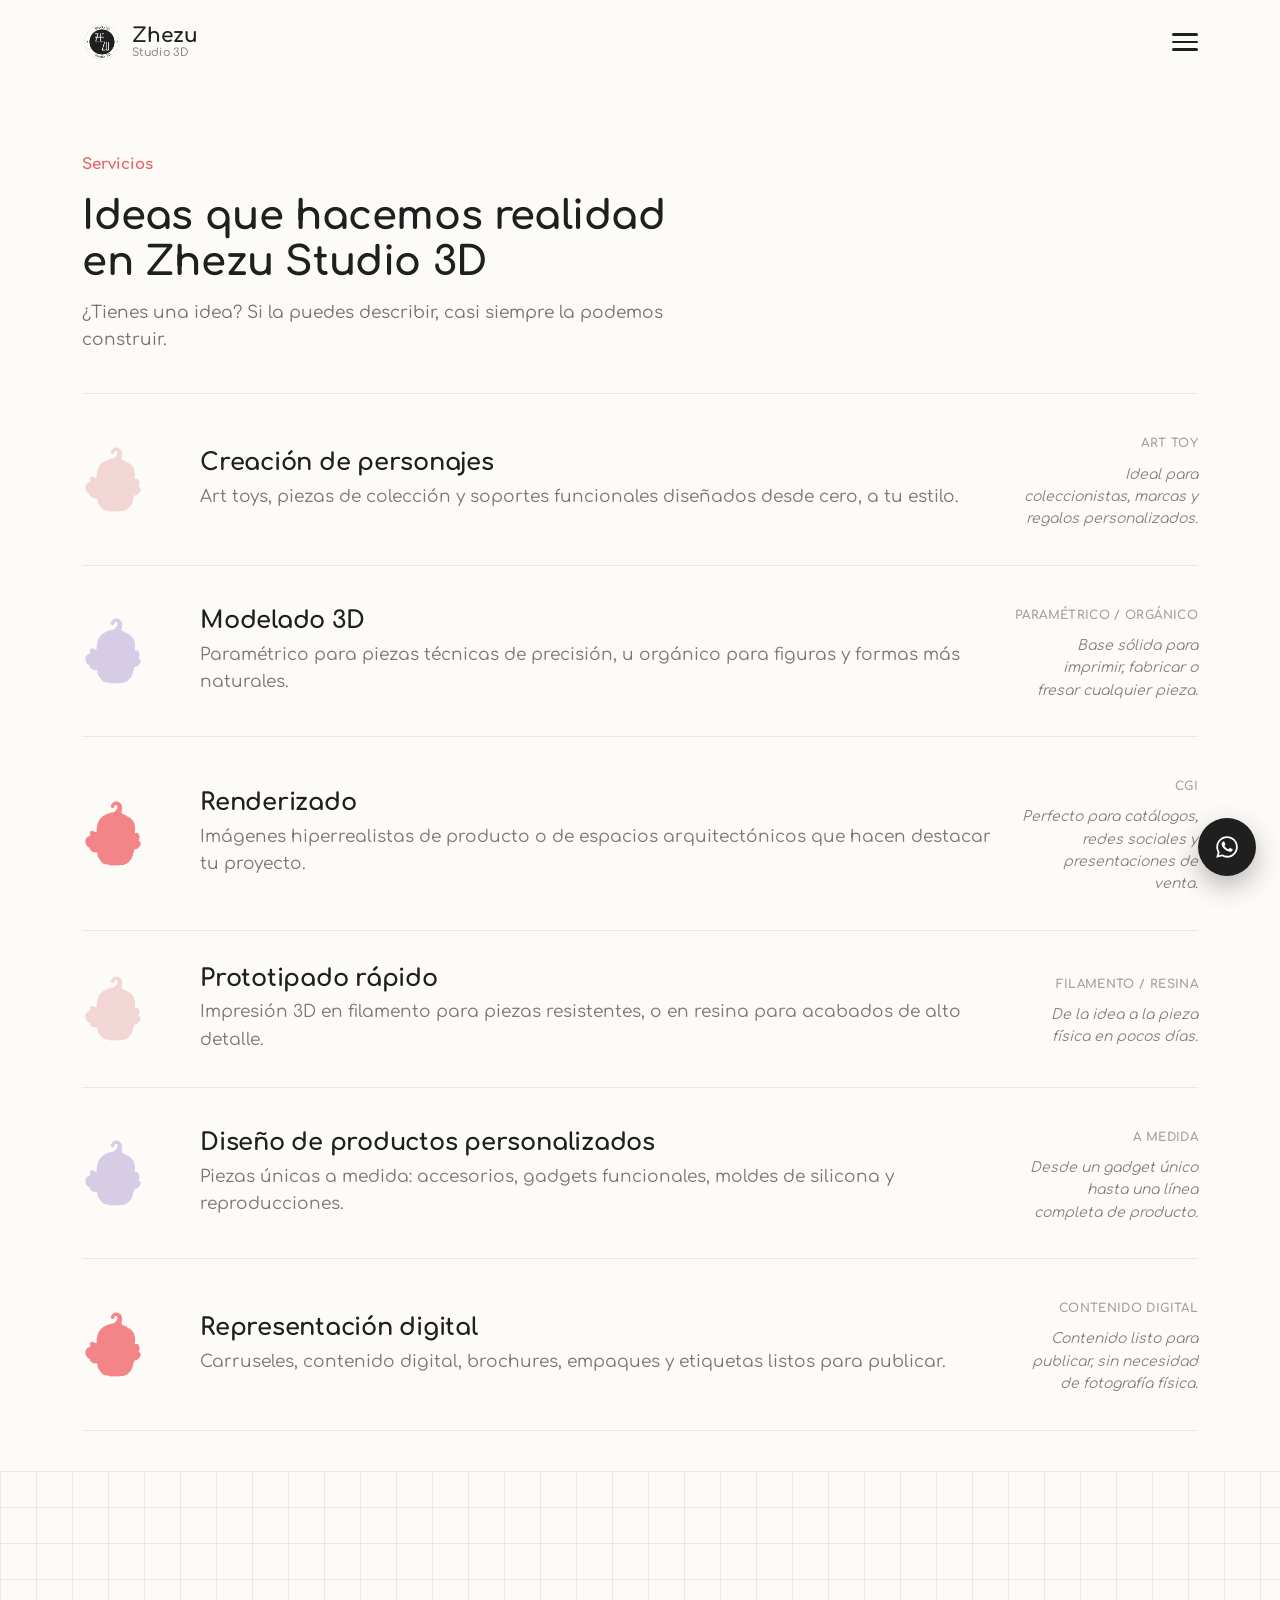
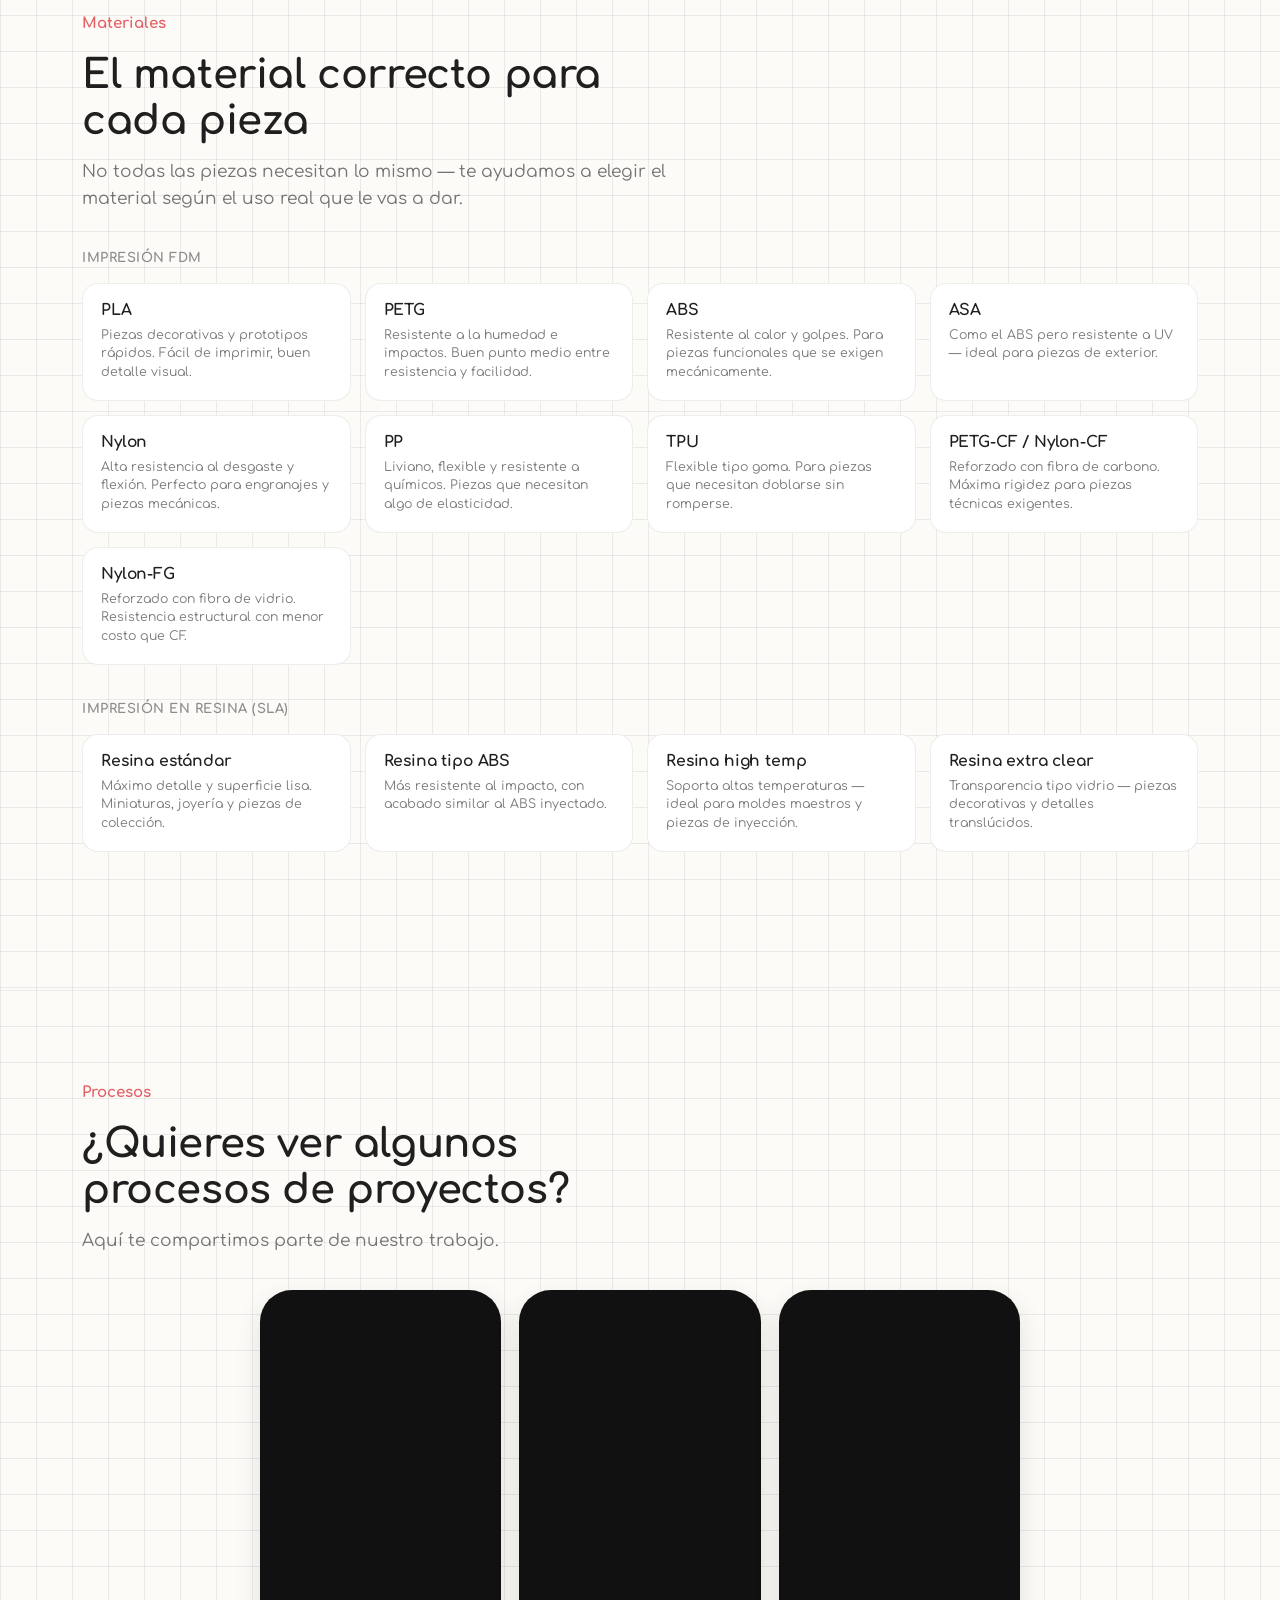
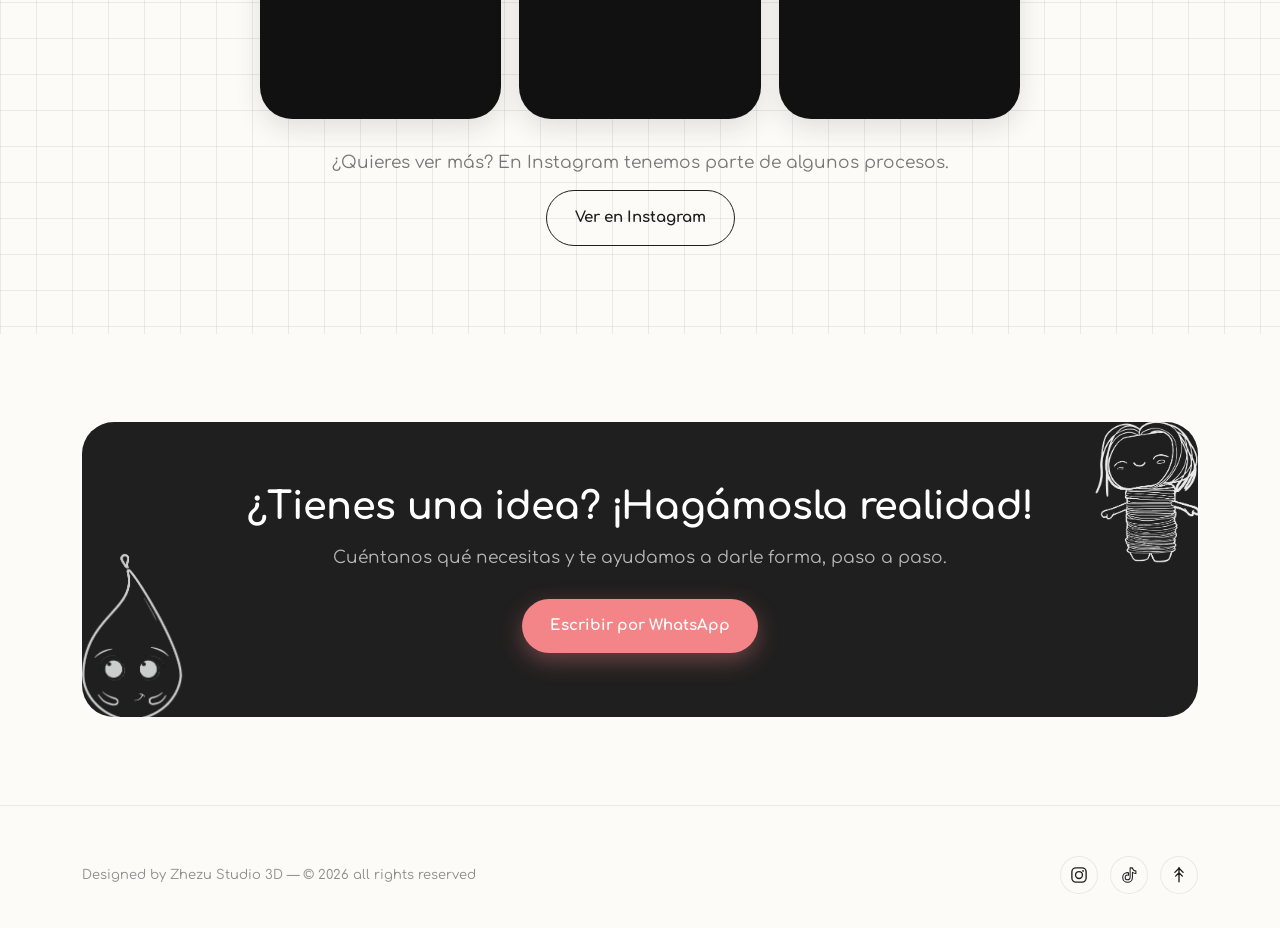
<file: servicios.html>
<!DOCTYPE html>
<html lang="es">
<head>
<meta charset="UTF-8">
<meta name="viewport" content="width=device-width, initial-scale=1.0">
<title>Servicios — Zhezu Studio 3D</title>
<meta name="description" content="Creación de personajes, modelado 3D, renderizado, prototipado rápido, diseño de productos y representación digital.">
<link rel="icon" href="assets/img/logo_badge.png">
<link rel="preconnect" href="https://fonts.googleapis.com">
<link href="https://fonts.googleapis.com/css2?family=Comfortaa:wght@400;500;600;700&display=swap" rel="stylesheet">
<link rel="stylesheet" href="https://api.fontshare.com/v2/css?f[]=satoshi@400,500,700,900&display=swap">
<link rel="stylesheet" href="assets/css/style.css">
</head>
<body>

<div id="loading-overlay" data-root="./">
  <div class="loading-grid"></div>
  <div class="loading-center">
    <img src="assets/img/mascot_gota.png" alt="">
    <p>cargando</p>
  </div>
  <div class="error-state">
    <h2>¡whoops! algo salió mal</h2>
    <p>Parece que la conexión falló al cargar la página. Intenta de nuevo.</p>
    <button class="btn btn-primary error-retry">Reintentar</button>
  </div>
</div>

<header class="site-header">
  <div class="wrap">
    <a href="index.html" class="brand"><img src="assets/img/logo_badge.png" alt="Zhezu Studio 3D"><span class="brand-text">Zhezu<em>Studio 3D</em></span></a>
    <button class="menu-toggle" aria-label="Abrir menú"><span></span><span></span><span></span></button>
  </div>
</header>

<div class="nav-overlay">
  <div class="wrap nav-layout">
    <div class="nav-mascot"><img src="assets/img/mascot_medusa.png" alt=""></div>
    <div class="nav-main">
      <ul>
        <li><a href="servicios.html" style="color:var(--coral-deep)">Servicios</a></li>
        <li><a href="servicios.html#materiales">Materiales</a></li>
        <li><a href="scaneo-3d.html">Scaneo 3D</a></li>
        <li><a href="llaveros.html">Llaveros NFC</a></li>
        <li><a href="galeria.html">Galería trabajos</a></li>
        <li><a href="contacto.html">Contacto</a></li>
      </ul>
      <div class="nav-foot">
        <div class="nav-social">
          <a href="https://www.instagram.com/zhezu_studio3d" target="_blank" rel="noopener">Instagram</a>
          <a href="https://www.tiktok.com/@zhezu_studio3d" target="_blank" rel="noopener">TikTok</a>
          <a href="https://wa.me/573208390714?text=Hola%21%20Quiero%20m%C3%A1s%20informaci%C3%B3n%20de%20Zhezu%20Studio%203D." target="_blank" rel="noopener">WhatsApp</a>
        </div>
      </div>
    </div>
  </div>
</div>

<section style="padding-top:150px;padding-bottom:40px;">
  <div class="wrap">
    <div class="section-head reveal">
      <span class="eyebrow">Servicios</span>
      <h2>Ideas que hacemos realidad en Zhezu Studio 3D</h2>
      <p class="sub">¿Tienes una idea? Si la puedes describir, casi siempre la podemos construir.</p>
    </div>
    <div class="services-detail">
    <a class="service-row reveal" href="galeria.html?cat=personajes">
      <img class="icon" src="assets/img/silueta_medusa_blush.png" alt="">
      <div><h3>Creación de personajes</h3><p>Art toys, piezas de colección y soportes funcionales diseñados desde cero, a tu estilo.</p></div>
      <div class="side">
        <span class="tag">Art Toy</span>
        <p class="note">Ideal para coleccionistas, marcas y regalos personalizados.</p>
      </div>
    </a>
    <a class="service-row reveal" href="galeria.html?cat=modelado">
      <img class="icon" src="assets/img/silueta_medusa_lavanda.png" alt="">
      <div><h3>Modelado 3D</h3><p>Paramétrico para piezas técnicas de precisión, u orgánico para figuras y formas más naturales.</p></div>
      <div class="side">
        <span class="tag">Paramétrico / orgánico</span>
        <p class="note">Base sólida para imprimir, fabricar o fresar cualquier pieza.</p>
      </div>
    </a>
    <a class="service-row reveal" href="galeria.html?cat=render">
      <img class="icon" src="assets/img/silueta_medusa_coral.png" alt="">
      <div><h3>Renderizado</h3><p>Imágenes hiperrealistas de producto o de espacios arquitectónicos que hacen destacar tu proyecto.</p></div>
      <div class="side">
        <span class="tag">CGI</span>
        <p class="note">Perfecto para catálogos, redes sociales y presentaciones de venta.</p>
      </div>
    </a>
    <a class="service-row reveal" href="galeria.html?cat=prototipado">
      <img class="icon" src="assets/img/silueta_medusa_blush.png" alt="">
      <div><h3>Prototipado rápido</h3><p>Impresión 3D en filamento para piezas resistentes, o en resina para acabados de alto detalle.</p></div>
      <div class="side">
        <span class="tag">Filamento / resina</span>
        <p class="note">De la idea a la pieza física en pocos días.</p>
      </div>
    </a>
    <a class="service-row reveal" href="galeria.html?cat=producto">
      <img class="icon" src="assets/img/silueta_medusa_lavanda.png" alt="">
      <div><h3>Diseño de productos personalizados</h3><p>Piezas únicas a medida: accesorios, gadgets funcionales, moldes de silicona y reproducciones.</p></div>
      <div class="side">
        <span class="tag">A medida</span>
        <p class="note">Desde un gadget único hasta una línea completa de producto.</p>
      </div>
    </a>
    <a class="service-row reveal" href="galeria.html?cat=digital">
      <img class="icon" src="assets/img/silueta_medusa_coral.png" alt="">
      <div><h3>Representación digital</h3><p>Carruseles, contenido digital, brochures, empaques y etiquetas listos para publicar.</p></div>
      <div class="side">
        <span class="tag">Contenido digital</span>
        <p class="note">Contenido listo para publicar, sin necesidad de fotografía física.</p>
      </div>
    </a>
    </div>
  </div>
</section>

<div id="materiales" class="grid-bg" style="padding:50px 0;">

<section>
  <div class="wrap">
    <div class="section-head reveal">
      <span class="eyebrow">Materiales</span>
      <h2>El material correcto para cada pieza</h2>
      <p class="sub">No todas las piezas necesitan lo mismo — te ayudamos a elegir el material según el uso real que le vas a dar.</p>
    </div>
    <div class="mat-section" style="margin-top:36px;">
      <p class="mat-label">Impresión FDM</p>
      <div class="mat-grid">
      <div class="mat-card reveal"><h4>PLA</h4><p>Piezas decorativas y prototipos rápidos. Fácil de imprimir, buen detalle visual.</p></div>
      <div class="mat-card reveal"><h4>PETG</h4><p>Resistente a la humedad e impactos. Buen punto medio entre resistencia y facilidad.</p></div>
      <div class="mat-card reveal"><h4>ABS</h4><p>Resistente al calor y golpes. Para piezas funcionales que se exigen mecánicamente.</p></div>
      <div class="mat-card reveal"><h4>ASA</h4><p>Como el ABS pero resistente a UV — ideal para piezas de exterior.</p></div>
      <div class="mat-card reveal"><h4>Nylon</h4><p>Alta resistencia al desgaste y flexión. Perfecto para engranajes y piezas mecánicas.</p></div>
      <div class="mat-card reveal"><h4>PP</h4><p>Liviano, flexible y resistente a químicos. Piezas que necesitan algo de elasticidad.</p></div>
      <div class="mat-card reveal"><h4>TPU</h4><p>Flexible tipo goma. Para piezas que necesitan doblarse sin romperse.</p></div>
      <div class="mat-card reveal"><h4>PETG-CF / Nylon-CF</h4><p>Reforzado con fibra de carbono. Máxima rigidez para piezas técnicas exigentes.</p></div>
      <div class="mat-card reveal"><h4>Nylon-FG</h4><p>Reforzado con fibra de vidrio. Resistencia estructural con menor costo que CF.</p></div>
      </div>
    </div>
    <div class="mat-section">
      <p class="mat-label">Impresión en resina (SLA)</p>
      <div class="mat-grid">
      <div class="mat-card reveal"><h4>Resina estándar</h4><p>Máximo detalle y superficie lisa. Miniaturas, joyería y piezas de colección.</p></div>
      <div class="mat-card reveal"><h4>Resina tipo ABS</h4><p>Más resistente al impacto, con acabado similar al ABS inyectado.</p></div>
      <div class="mat-card reveal"><h4>Resina high temp</h4><p>Soporta altas temperaturas — ideal para moldes maestros y piezas de inyección.</p></div>
      <div class="mat-card reveal"><h4>Resina extra clear</h4><p>Transparencia tipo vidrio — piezas decorativas y detalles translúcidos.</p></div>
      </div>
    </div>
  </div>
</section>

</div>

<section class="grid-bg">
  <div class="wrap">
    <div class="section-head reveal">
      <span class="eyebrow">Procesos</span>
      <h2>¿Quieres ver algunos procesos de proyectos?</h2>
      <p class="sub">Aquí te compartimos parte de nuestro trabajo.</p>
    </div>
    <div class="video-grid" style="margin-top:36px;">
      <div class="video-item reveal">
        <iframe src="https://www.youtube-nocookie.com/embed/nEEpVc60_Z8" title="Todo es posible con la magia del 3D" frameborder="0" allow="accelerometer; clipboard-write; encrypted-media; gyroscope; picture-in-picture; web-share" allowfullscreen loading="lazy"></iframe>
      </div>
      <div class="video-item reveal">
        <iframe src="https://www.youtube-nocookie.com/embed/J66X0zxYNbk" title="Fabricación de gafas personalizadas" frameborder="0" allow="accelerometer; clipboard-write; encrypted-media; gyroscope; picture-in-picture; web-share" allowfullscreen loading="lazy"></iframe>
      </div>
      <div class="video-item reveal">
        <iframe src="https://www.youtube-nocookie.com/embed/XJP71seJU2E" title="Reparación de juguete" frameborder="0" allow="accelerometer; clipboard-write; encrypted-media; gyroscope; picture-in-picture; web-share" allowfullscreen loading="lazy"></iframe>
      </div>
    </div>
    <div style="text-align:center;margin-top:30px;">
      <p style="color:rgba(32,31,31,0.6);margin-bottom:14px;">¿Quieres ver más? En Instagram tenemos parte de algunos procesos.</p>
      <div style="display:flex;gap:14px;justify-content:center;flex-wrap:wrap;">
        <a class="btn btn-ghost reveal" href="https://www.instagram.com/zhezu_studio3d" target="_blank" rel="noopener">Ver en Instagram</a>
      </div>
    </div>
  </div>
</section>

<section>
  <div class="wrap">
    <div class="cta-banner reveal">
      <img class="mascot-corner mc1" src="assets/img/mascot_gota.png" alt="">
      <img class="mascot-corner mc2" src="assets/img/mascot_momia.png" alt="">
      <h2>¿Tienes una idea? ¡Hagámosla realidad!</h2>
      <p>Cuéntanos qué necesitas y te ayudamos a darle forma, paso a paso.</p>
      <a class="btn btn-primary" href="https://wa.me/573208390714?text=Hola%21%20Tengo%20una%20idea%20y%20quiero%20cont%C3%A1rtela%20a%20Zhezu%20Studio%203D." target="_blank" rel="noopener">Escribir por WhatsApp</a>
    </div>
  </div>
</section>

<footer class="site-footer">
  <div class="wrap">
    <div class="footer-grid">
      <p class="footer-note">Designed by Zhezu Studio 3D — © 2026 all rights reserved</p>
      <div class="footer-social">
        <a href="https://www.instagram.com/zhezu_studio3d" target="_blank" rel="noopener" aria-label="Instagram">
          <svg width="18" height="18" viewBox="0 0 24 24" fill="none" xmlns="http://www.w3.org/2000/svg">
            <rect x="2.5" y="2.5" width="19" height="19" rx="5.5" stroke="currentColor" stroke-width="1.8"/>
            <circle cx="12" cy="12" r="4.6" stroke="currentColor" stroke-width="1.8"/>
            <circle cx="17.4" cy="6.6" r="1.15" fill="currentColor"/>
          </svg>
        </a>
        <a href="https://www.tiktok.com/@zhezu_studio3d" target="_blank" rel="noopener" aria-label="TikTok">
          <svg width="18" height="18" viewBox="0 0 24 24" fill="none" xmlns="http://www.w3.org/2000/svg">
            <path d="M16.6 2.5c.4 2.4 2 4 4.6 4.2v3.2c-1.6.1-3-.4-4.6-1.4v6.7c0 3.6-2.9 6.4-6.5 6.4s-6.5-2.8-6.5-6.4 2.9-6.4 6.5-6.4c.4 0 .8 0 1.2.1v3.3a3.2 3.2 0 0 0-1.2-.2 3.2 3.2 0 1 0 0 6.4c1.9 0 3.4-1.5 3.4-3.5V2.5h3.1Z" stroke="currentColor" stroke-width="1.4" stroke-linejoin="round"/>
          </svg>
        </a>
        <a href="https://linktr.ee/zhezustudio3d" target="_blank" rel="noopener" aria-label="Linktree">
          <svg width="18" height="18" viewBox="0 0 24 24" fill="none" xmlns="http://www.w3.org/2000/svg">
            <path d="M12 3v18M12 3 6.5 8.5M12 3l5.5 5.5M12 9 7.5 13.5M12 9l4.5 4.5" stroke="currentColor" stroke-width="1.8" stroke-linecap="round" stroke-linejoin="round"/>
            <circle cx="12" cy="3" r="1.4" fill="currentColor"/>
          </svg>
        </a>
      </div>
    </div>
  </div>
</footer>

<a class="wa-float" href="https://wa.me/573208390714?text=Hola%21%20Quiero%20m%C3%A1s%20informaci%C3%B3n%20de%20Zhezu%20Studio%203D." target="_blank" rel="noopener" aria-label="Escribir por WhatsApp">
  <svg width="26" height="26" viewBox="0 0 24 24" fill="none" xmlns="http://www.w3.org/2000/svg">
    <path d="M12.04 2C6.58 2 2.13 6.45 2.13 11.91C2.13 13.66 2.59 15.36 3.45 16.86L2.05 22L7.3 20.62C8.75 21.41 10.38 21.82 12.04 21.82C17.5 21.82 21.95 17.37 21.95 11.91C21.95 9.27 20.92 6.78 19.05 4.91C17.18 3.03 14.68 2 12.04 2ZM12.04 3.67C14.24 3.67 16.31 4.53 17.87 6.09C19.42 7.65 20.28 9.72 20.28 11.92C20.28 16.46 16.58 20.15 12.03 20.15C10.56 20.15 9.12 19.76 7.86 19.03L7.56 18.85L4.43 19.67L5.26 16.61L5.06 16.3C4.26 15 3.8 13.47 3.8 11.91C3.81 7.37 7.5 3.67 12.04 3.67ZM8.53 6.98C8.37 6.98 8.1 7.04 7.87 7.29C7.65 7.53 7 8.13 7 9.36C7 10.59 7.89 11.78 8.01 11.94C8.14 12.11 9.76 14.68 12.31 15.7C14.43 16.55 14.86 16.38 15.33 16.34C15.8 16.3 16.81 15.74 17.02 15.16C17.24 14.58 17.24 14.08 17.17 13.97C17.11 13.87 16.94 13.81 16.69 13.68C16.44 13.56 15.2 12.95 14.97 12.87C14.74 12.78 14.58 12.74 14.41 12.99C14.25 13.24 13.78 13.81 13.64 13.97C13.5 14.14 13.36 14.16 13.11 14.03C12.86 13.91 12.05 13.64 11.09 12.79C10.35 12.13 9.84 11.32 9.7 11.07C9.56 10.82 9.68 10.69 9.81 10.56C9.92 10.45 10.06 10.26 10.19 10.12C10.31 9.97 10.36 9.87 10.44 9.7C10.53 9.54 10.48 9.4 10.42 9.27C10.36 9.15 9.86 7.9 9.64 7.4C9.44 6.92 9.23 6.98 9.06 6.98H8.53Z" fill="currentColor"/>
  </svg>
</a>

<script src="assets/js/main.js"></script>
</body>
</html>
</file>
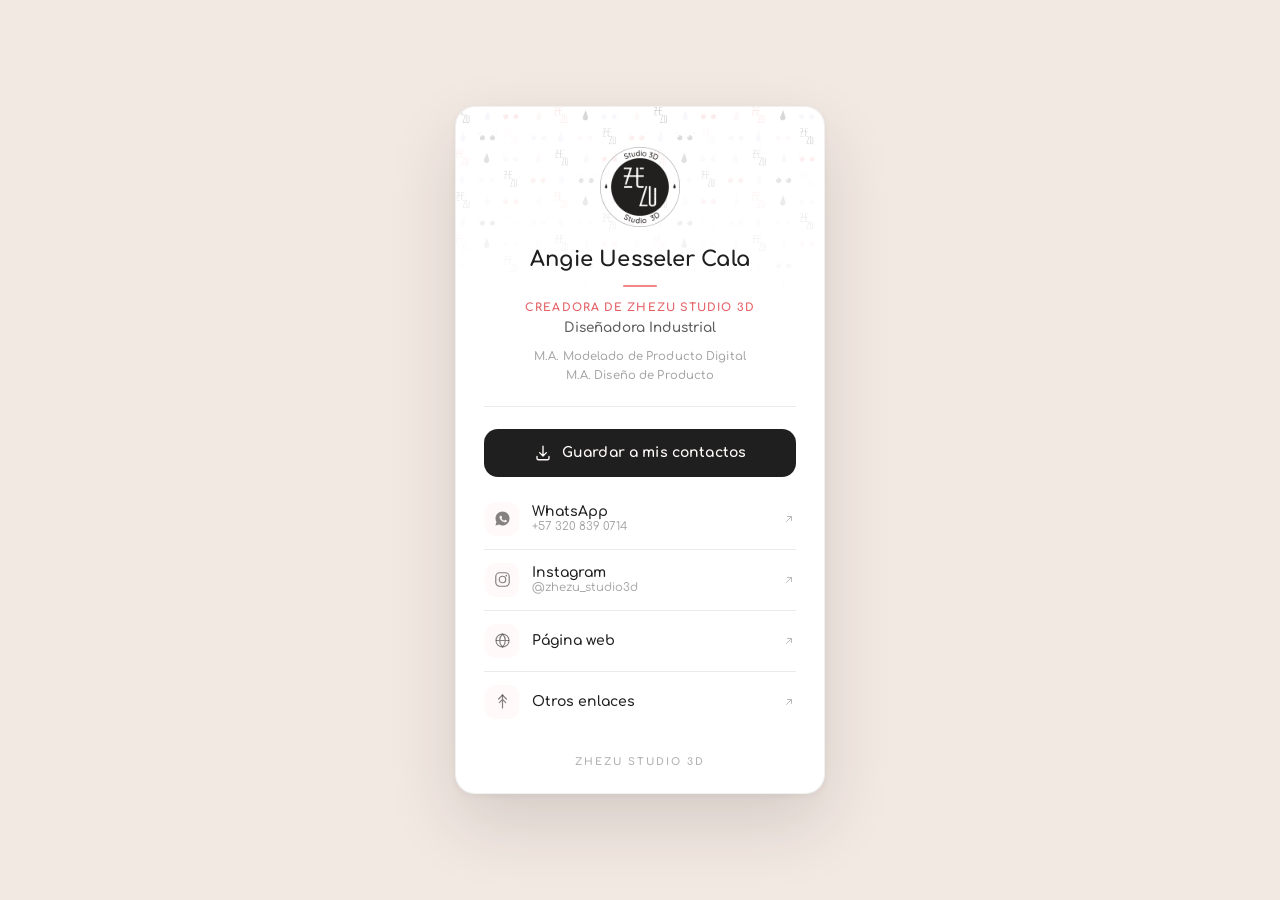
<file: tarjeta.html>
<!DOCTYPE html>
<html lang="es">
<head>
<meta charset="UTF-8">
<meta name="viewport" content="width=device-width, initial-scale=1.0">
<title>Angie Uesseler Cala — Zhezu Studio 3D</title>
<meta name="description" content="Tarjeta de presentación digital de Zhezu Studio 3D.">
<link rel="icon" href="assets/img/logo_badge.png">
<link rel="preconnect" href="https://fonts.googleapis.com">
<link href="https://fonts.googleapis.com/css2?family=Comfortaa:wght@400;500;600;700&display=swap" rel="stylesheet">
<link rel="stylesheet" href="https://api.fontshare.com/v2/css?f[]=satoshi@400,500,700,900&display=swap">
<style>
  :root{
    --ink:#201f1f; --cream:#FFF9F9; --paper:#ffffff;
    --coral:#f38487; --coral-deep:#e56065; --line: rgba(32,31,31,0.09);
    --font-display:'Comfortaa', sans-serif; --font-body:'Satoshi','Comfortaa',sans-serif;
  }
  *{ box-sizing:border-box; }
  body{
    margin:0; color:var(--ink); background:#F3E9E3;
    font-family:var(--font-body); -webkit-font-smoothing:antialiased;
    min-height:100vh; display:flex; align-items:center; justify-content:center;
    padding: 32px 16px;
  }

  .card{
    width:100%; max-width: 370px; border-radius: 20px;
    background: var(--paper); position:relative;
    box-shadow: 0 30px 70px rgba(32,31,31,0.14), 0 2px 6px rgba(32,31,31,0.05);
    border: 1px solid rgba(32,31,31,0.06);
    overflow:hidden;
  }
  .panel{
    position:absolute; top:0; left:0; right:0; height: 190px;
    background-image: url('assets/img/pattern_bg.png');
    background-size: 380px; background-repeat: repeat;
    opacity: 0.16;
    -webkit-mask-image: linear-gradient(to bottom, black, transparent);
    mask-image: linear-gradient(to bottom, black, transparent);
    pointer-events:none;
  }

  .card-head{ position:relative; text-align:center; padding: 40px 28px 20px; }
  .badge{ width:80px; margin:0 auto 20px; display:block; }

  .card-head h1{
    font-family:var(--font-display); font-weight:700; color:var(--ink);
    font-size:21px; margin:0 0 12px; letter-spacing:.01em; line-height:1.2;
  }
  .rule{ width:34px; height:2px; background:var(--coral); margin:0 auto 14px; border-radius:2px; }

  .role{
    font-family:var(--font-display); font-weight:700; color:var(--coral-deep);
    font-size:11px; text-transform:uppercase; letter-spacing:.1em; margin:0 0 6px;
  }
  .subrole{
    font-family:var(--font-display); font-weight:600; color: var(--ink);
    font-size:13.5px; margin:0 0 12px; opacity:.72;
  }
  .credentials{
    font-family:var(--font-body); font-weight:500;
    font-size:11.5px; color:rgba(32,31,31,.42); margin:0; line-height:1.7; letter-spacing:.01em;
  }

  .divider{ height:1px; background:var(--line); margin:0 28px; }

  .card-body{ position:relative; padding: 22px 28px 6px; }

  .btn-save{
    display:flex; align-items:center; justify-content:center; gap:10px;
    font-family:var(--font-display); font-weight:700; font-size:14px; letter-spacing:.01em;
    border-radius:14px; padding:15px 18px; text-decoration:none;
    background: var(--ink); color: var(--cream);
    transition: transform .18s ease, box-shadow .18s ease, background .18s ease;
  }
  .btn-save svg{ width:18px; height:18px; flex:none; }
  .btn-save:hover{ transform: translateY(-2px); box-shadow: 0 10px 22px rgba(32,31,31,0.22); background:#000; }

  .quick{ position:relative; padding: 6px 28px 4px; }
  .qlink{
    display:flex; align-items:center; gap:13px;
    padding:13px 1px; text-decoration:none; color: var(--ink);
    border-bottom:1px solid var(--line);
    font-family:var(--font-display); font-weight:600; font-size:14px;
    transition: color .18s ease, padding-left .18s ease;
  }
  .quick a:last-child{ border-bottom:none; }
  .qlink:hover{ color:var(--coral-deep); padding-left:6px; }
  .qlink .ic{
    width:34px; height:34px; border-radius:10px; flex:none;
    display:flex; align-items:center; justify-content:center;
    background: var(--cream); color: rgba(32,31,31,.55);
    transition: color .18s ease;
  }
  .qlink:hover .ic{ color: var(--coral-deep); }
  .qlink .ic svg{ width:17px; height:17px; }
  .qlink .txt{ flex:1; }
  .qlink .sub{ display:block; font-family:var(--font-body); font-weight:400; font-size:11.5px; color:rgba(32,31,31,.42); margin-top:1px; }
  .qlink .arrow{ margin-left:auto; width:12px; height:12px; opacity:.3; flex:none; }

  .card-foot{ position:relative; text-align:center; padding: 20px 0 26px; }
  .card-foot p{
    font-family:var(--font-display); font-size:10px; color:rgba(32,31,31,.35); margin:0;
    letter-spacing:.2em; text-transform:uppercase; font-weight:700;
  }
</style>
</head>
<body>

<div class="card">
  <div class="panel"></div>

  <div class="card-head">
    <img class="badge" src="assets/img/logo_badge_black.png" alt="Zhezu Studio 3D">
    <h1>Angie Uesseler Cala</h1>
    <div class="rule"></div>
    <p class="role">Creadora de Zhezu Studio 3D</p>
    <p class="subrole">Diseñadora Industrial</p>
    <p class="credentials">M.A. Modelado de Producto Digital<br>M.A. Diseño de Producto</p>
  </div>

  <div class="divider"></div>

  <div class="card-body">
    <a class="btn-save" href="zhezu-studio-3d.vcf" download="Angie Uesseler Cala - Zhezu Studio 3D.vcf">
      <svg viewBox="0 0 24 24" fill="none" xmlns="http://www.w3.org/2000/svg"><path d="M12 3v13m0 0 4.5-4.5M12 16l-4.5-4.5" stroke="currentColor" stroke-width="1.8" stroke-linecap="round" stroke-linejoin="round"/><path d="M4 16.5V19a2 2 0 0 0 2 2h12a2 2 0 0 0 2-2v-2.5" stroke="currentColor" stroke-width="1.8" stroke-linecap="round"/></svg>
      Guardar a mis contactos
    </a>
  </div>

  <div class="quick">
    <a class="qlink" href="https://wa.me/573208390714" target="_blank" rel="noopener">
      <span class="ic"><svg viewBox="0 0 24 24" fill="none" xmlns="http://www.w3.org/2000/svg"><path d="M12.04 2C6.58 2 2.13 6.45 2.13 11.91c0 1.75.46 3.45 1.32 4.95L2.05 22l5.25-1.38a9.93 9.93 0 0 0 4.74 1.2c5.46 0 9.91-4.45 9.91-9.91C21.95 6.45 17.5 2 12.04 2Zm5.83 14.16c-.22.58-1.23 1.14-1.7 1.18-.47.04-.9.21-3.02-.63-2.55-1.02-4.17-3.59-4.3-3.75-.13-.17-1.02-1.36-1.02-2.59 0-1.23.65-1.83.87-2.08.23-.24.5-.3.67-.3h.53c.16 0 .38-.04.6.46.22.5.72 1.75.78 1.88.06.13.1.27.02.44-.08.17-.13.27-.25.4-.13.14-.27.32-.38.43-.13.13-.27.27-.11.52.15.25.68 1.06 1.42 1.71.96.85 1.77 1.12 2.02 1.24.25.13.4.11.55-.06.15-.17.63-.72.8-.97.17-.25.34-.2.57-.12.23.08 1.47.7 1.72.82.25.13.42.19.48.29.06.11.06.62-.16 1.2Z" fill="currentColor"/></svg></span>
      <span class="txt">WhatsApp<span class="sub">+57 320 839 0714</span></span>
      <svg class="arrow" viewBox="0 0 24 24" fill="none" xmlns="http://www.w3.org/2000/svg"><path d="M7 17 17 7M9 7h8v8" stroke="currentColor" stroke-width="2" stroke-linecap="round" stroke-linejoin="round"/></svg>
    </a>
    <a class="qlink" href="https://www.instagram.com/zhezu_studio3d" target="_blank" rel="noopener">
      <span class="ic"><svg viewBox="0 0 24 24" fill="none" xmlns="http://www.w3.org/2000/svg"><rect x="2.5" y="2.5" width="19" height="19" rx="5.5" stroke="currentColor" stroke-width="1.7"/><circle cx="12" cy="12" r="4.6" stroke="currentColor" stroke-width="1.7"/><circle cx="17.4" cy="6.6" r="1.15" fill="currentColor"/></svg></span>
      <span class="txt">Instagram<span class="sub">@zhezu_studio3d</span></span>
      <svg class="arrow" viewBox="0 0 24 24" fill="none" xmlns="http://www.w3.org/2000/svg"><path d="M7 17 17 7M9 7h8v8" stroke="currentColor" stroke-width="2" stroke-linecap="round" stroke-linejoin="round"/></svg>
    </a>
    <a class="qlink" href="index.html">
      <span class="ic"><svg viewBox="0 0 24 24" fill="none" xmlns="http://www.w3.org/2000/svg"><circle cx="12" cy="12" r="9.2" stroke="currentColor" stroke-width="1.7"/><path d="M2.8 12h18.4M12 2.8c2.6 2.4 4 5.7 4 9.2s-1.4 6.8-4 9.2c-2.6-2.4-4-5.7-4-9.2s1.4-6.8 4-9.2Z" stroke="currentColor" stroke-width="1.7"/></svg></span>
      <span class="txt">Página web</span>
      <svg class="arrow" viewBox="0 0 24 24" fill="none" xmlns="http://www.w3.org/2000/svg"><path d="M7 17 17 7M9 7h8v8" stroke="currentColor" stroke-width="2" stroke-linecap="round" stroke-linejoin="round"/></svg>
    </a>
    <a class="qlink" href="enlaces.html">
      <span class="ic"><svg viewBox="0 0 24 24" fill="none" xmlns="http://www.w3.org/2000/svg"><path d="M12 3v18M12 3 6.5 8.5M12 3l5.5 5.5M12 9 7.5 13.5M12 9l4.5 4.5" stroke="currentColor" stroke-width="1.7" stroke-linecap="round" stroke-linejoin="round"/><circle cx="12" cy="3" r="1.3" fill="currentColor"/></svg></span>
      <span class="txt">Otros enlaces</span>
      <svg class="arrow" viewBox="0 0 24 24" fill="none" xmlns="http://www.w3.org/2000/svg"><path d="M7 17 17 7M9 7h8v8" stroke="currentColor" stroke-width="2" stroke-linecap="round" stroke-linejoin="round"/></svg>
    </a>
  </div>

  <div class="card-foot">
    <p>Zhezu Studio 3D</p>
  </div>
</div>

</body>
</html>
</file>
<file: assets/css/style.css>
/* ==========================================================================
   ZHEZU STUDIO 3D — Design system
   ========================================================================== */

:root{
  --coral: #f38487;
  --coral-deep: #e56065;
  --lavanda: #d7cce5;
  --lavanda-deep: #b9a6d1;
  --blush: #f2d6d5;
  --ink: #201f1f;
  --cream: #fdfbf8;
  --paper: #ffffff;
  --line: rgba(32,31,31,0.08);
  --line-strong: rgba(32,31,31,0.14);

  --font-display: 'Comfortaa', sans-serif;
  --font-body: 'Satoshi', 'Comfortaa', sans-serif;

  --radius-s: 10px;
  --radius-m: 20px;
  --radius-l: 32px;

  --ease: cubic-bezier(.22,1,.36,1);
}

*, *::before, *::after{ box-sizing: border-box; }
html{ scroll-behavior: smooth; }
body{
  margin: 0;
  background: var(--cream);
  color: var(--ink);
  font-family: var(--font-body);
  font-size: 17px;
  line-height: 1.6;
  -webkit-font-smoothing: antialiased;
  overflow-x: hidden;
}
img{ max-width: 100%; display: block; }
a{ color: inherit; text-decoration: none; }
button{ font-family: inherit; }

h1,h2,h3,h4,.font-display{
  font-family: var(--font-display);
  font-weight: 700;
  margin: 0;
  line-height: 1.15;
  letter-spacing: -0.01em;
}

.wrap{ max-width: 1180px; margin: 0 auto; padding: 0 32px; }
@media (max-width: 640px){ .wrap{ padding: 0 20px; } }

/* subtle graph-paper background, brand signature */
.grid-bg{
  background-image:
    linear-gradient(var(--line) 1px, transparent 1px),
    linear-gradient(90deg, var(--line) 1px, transparent 1px);
  background-size: 36px 36px;
}

section{ padding: 88px 0; position: relative; }
@media (max-width: 640px){ section{ padding: 56px 0; } }

.eyebrow{
  font-family: var(--font-display);
  font-weight: 700;
  color: var(--coral-deep);
  font-size: 15px;
  display: inline-block;
  margin-bottom: 10px;
}

.btn{
  display: inline-flex;
  align-items: center;
  gap: 8px;
  padding: 15px 28px;
  border-radius: 100px;
  font-family: var(--font-display);
  font-weight: 700;
  font-size: 15px;
  border: none;
  cursor: pointer;
  transition: transform .2s var(--ease), box-shadow .2s var(--ease);
}
.btn:hover{ transform: translateY(-2px); }
.btn-primary{ background: var(--coral); color: #fff; box-shadow: 0 8px 22px rgba(243,132,135,0.35); }
.btn-primary:hover{ box-shadow: 0 12px 28px rgba(243,132,135,0.45); }
.btn-ghost{ background: transparent; border: 1.5px solid var(--ink); color: var(--ink); }
.btn-ghost:hover{ background: var(--coral); color: #fff; border-color: var(--coral); }
.btn-light{ background: #fff; color: var(--ink); border: 1.5px solid var(--line-strong); }

/* ---- header / nav ---- */
.site-header{
  position: fixed; top: 0; left: 0; right: 0; z-index: 200;
  padding: 22px 0;
  transition: background .3s var(--ease), box-shadow .3s var(--ease);
}
.site-header.is-scrolled{
  background: rgba(253,251,248,0.9);
  backdrop-filter: blur(10px);
  box-shadow: 0 1px 0 var(--line);
}
.site-header .wrap{ display:flex; align-items:center; justify-content:space-between; }
.brand{ display:flex; align-items:center; gap:10px; font-family: var(--font-display); font-weight:700; font-size: 20px; }
.brand img{ width: 40px; height: 40px; }
.brand-text{ display:flex; flex-direction:column; line-height:1.08; }
.brand-text em{ font-style:normal; font-weight:500; font-size:11px; letter-spacing:.03em; color: rgba(32,31,31,0.55); }
.menu-toggle{
  display:flex; flex-direction:column; gap:5px; background:none; border:none; cursor:pointer;
  padding: 10px; margin: -10px;
}
.menu-toggle span{ width: 26px; height: 2.5px; background: var(--ink); border-radius: 2px; transition: transform .3s var(--ease), opacity .3s var(--ease); }
.menu-toggle.is-open span:nth-child(1){ transform: translateY(7.5px) rotate(45deg); }
.menu-toggle.is-open span:nth-child(2){ opacity: 0; }
.menu-toggle.is-open span:nth-child(3){ transform: translateY(-7.5px) rotate(-45deg); }

/* full-screen nav overlay */
.nav-overlay{
  position: fixed; inset: 0; z-index: 190;
  background: var(--blush);
  display: flex; flex-direction: column; justify-content: center;
  transform: translateY(-100%);
  transition: transform .5s var(--ease);
}
.nav-overlay.is-open{ transform: translateY(0); }
.nav-layout{
  display:flex; align-items:center; gap: 64px;
}
.nav-mascot{
  flex: 0 0 auto; display:flex; align-items:center; justify-content:center;
  opacity: 0; transform: translateX(-24px) scale(.9);
  transition: opacity .6s var(--ease) .1s, transform .6s var(--ease) .1s;
}
.nav-overlay.is-open .nav-mascot{ opacity: 1; transform: translateX(0) scale(1); }
.nav-mascot img{ width: clamp(120px, 16vw, 220px); animation: nav-mascot-spin 9s linear infinite; }
@keyframes nav-mascot-spin{ from{ transform: rotate(0deg);} to{ transform: rotate(360deg);} }
@media (max-width: 780px){ .nav-mascot{ display:none; } }
.nav-main{ flex: 1 1 auto; min-width: 0; }
.nav-overlay ul{ list-style:none; margin: 0; padding: 0; }
.nav-overlay li{ overflow:hidden; }
.nav-overlay ul a{
  display:inline-block;
  font-family: var(--font-display);
  font-weight: 700;
  font-size: clamp(26px, 4.4vw, 42px);
  color: var(--ink);
  padding: 5px 0;
  transform: translateY(110%);
  transition: transform .55s var(--ease), color .2s;
}
.nav-overlay.is-open ul a{ transform: translateY(0); }
.nav-overlay ul a:hover{ color: var(--coral-deep); }
.nav-overlay li:nth-child(1) a{ transition-delay: .06s; }
.nav-overlay li:nth-child(2) a{ transition-delay: .11s; }
.nav-overlay li:nth-child(3) a{ transition-delay: .16s; }
.nav-overlay li:nth-child(4) a{ transition-delay: .21s; }
.nav-overlay li:nth-child(5) a{ transition-delay: .26s; }
.nav-overlay .nav-foot{
  display:flex; justify-content:flex-start; align-items:center;
  margin-top: 32px; padding-top: 18px; border-top: 1px solid rgba(32,31,31,0.15);
  font-size: 14px;
  opacity: 0;
  transition: opacity .4s var(--ease) .2s;
}
.nav-overlay.is-open .nav-foot{ opacity: 1; }
.nav-social{ display:flex; gap: 18px; }
.nav-social a{
  font-family: var(--font-display);
  font-weight: 700;
  font-size: 14px;
  color: var(--ink);
  transition: color .2s;
}
.nav-social a:hover{ color: var(--coral-deep); }

/* ---- loading overlay ---- */
#loading-overlay{
  position: fixed; inset: 0; z-index: 500;
  background: var(--cream);
  display:flex; align-items:center; justify-content:center;
  transition: opacity .5s var(--ease), visibility .5s var(--ease);
}
#loading-overlay.is-hidden{ opacity: 0; visibility: hidden; pointer-events:none; }
.loading-grid{
  position:absolute; inset:0;
  display:grid;
  grid-template-columns: repeat(auto-fill, minmax(70px,1fr));
  grid-auto-rows: 70px;
  overflow:hidden;
  opacity: .55;
}
.loading-grid img{
  width: 30px; height: auto; margin: auto;
  animation: spin-loading 2.2s linear infinite;
  transition: transform .6s cubic-bezier(.55,0,1,.45), opacity .6s;
}
@keyframes spin-loading{ to{ transform: rotate(360deg); } }
.loading-center{
  position: relative; z-index: 2; text-align:center;
}
.loading-center img{ width: 84px; height:auto; margin: 0 auto 14px; animation: spin-loading 1.6s linear infinite; }
.loading-center p{ font-family: var(--font-display); font-weight:700; color: var(--coral-deep); letter-spacing: .04em; }

#loading-overlay.is-error .loading-grid img{
  animation: none !important;
  transform: translateY(140vh) rotate(280deg) !important;
  opacity: .35;
}
#loading-overlay.is-error .loading-center{ display:none; }
.error-state{
  display:none; position:relative; z-index:2; text-align:center; max-width: 420px; padding: 0 20px;
}
#loading-overlay.is-error .error-state{ display:block; }
.error-state h2{ color: var(--coral-deep); font-size: 30px; margin-bottom: 10px; }
.error-state p{ color: rgba(32,31,31,0.65); margin-bottom: 22px; }

/* ---- hero ---- */
.hero{ padding-top: 168px; padding-bottom: 90px; }
.hero-grid{ display:grid; grid-template-columns: 1.05fr .95fr; gap: 40px; align-items:center; }
@media (max-width: 880px){ .hero-grid{ grid-template-columns: 1fr; } }
.hero h1{ font-size: clamp(34px, 5vw, 56px); }
.hero h1 em{ font-style: normal; color: var(--coral); }
.hero p.lead{ margin-top: 20px; color: rgba(32,31,31,0.68); max-width: 46ch; font-size: 18px; }
.hero-actions{ display:flex; gap:14px; margin-top: 34px; flex-wrap:wrap; }
.hero-art{ position:relative; height: 420px; }
.hero-art .mascot{ position:absolute; transition: transform .15s ease-out; filter: drop-shadow(0 20px 30px rgba(32,31,31,0.08)); }
.hero-art .m1{ width: 34%; left: 4%; top: 12%; }
.hero-art .m2{ width: 30%; left: 40%; top: 46%; }
.hero-art .m3{ width: 34%; right: 2%; top: 4%; }

.hero-art--solo{ display:flex; align-items:center; justify-content:center; }
.mascot-solo{
  position:static !important; width: 52%; max-width: 320px;
  animation: mascot-float 5s ease-in-out infinite;
}
@keyframes mascot-float{
  0%, 100%{ transform: translateY(0) rotate(-3deg); }
  50%{ transform: translateY(-16px) rotate(3deg); }
}

/* ---- decorative silhouettes ---- */
.bg-blob{ position:absolute; opacity:.5; pointer-events:none; z-index:0; }

/* ---- services teaser / grid ---- */
.services-grid{ display:grid; grid-template-columns: repeat(3,1fr); gap: 20px; margin-top: 44px; }
@media (max-width: 900px){ .services-grid{ grid-template-columns: repeat(2,1fr); } }
@media (max-width: 600px){ .services-grid{ grid-template-columns: 1fr; } }
.service-card{
  background: #fff; border: 1px solid var(--line); border-radius: var(--radius-m);
  padding: 28px 24px; transition: transform .25s var(--ease), box-shadow .25s var(--ease), border-color .25s;
  position: relative; overflow: hidden;
}
.service-card:hover{ transform: translateY(-6px); box-shadow: 0 18px 36px rgba(32,31,31,0.09); border-color: transparent; }
.service-card .icon{ width: 46px; height: auto; margin-bottom: 16px; transition: transform .35s var(--ease); }
.service-card:hover .icon{ transform: rotate(-8deg) scale(1.08); }
.service-card h3{ font-size: 19px; margin-bottom: 6px; }
.service-card p{ color: rgba(32,31,31,0.62); font-size: 14.5px; margin: 0; }

/* ---- section head ---- */
.section-head{ max-width: 62ch; }
.section-head h2{ font-size: clamp(28px,4vw,40px); margin-top: 6px; }
.section-head p.sub{ color: rgba(32,31,31,0.62); margin-top: 14px; font-size: 17px; }

/* ---- CTA banner ---- */
.cta-banner{
  background: var(--ink); color: #fff; border-radius: var(--radius-l);
  padding: 64px 44px; text-align:center; position: relative; overflow:hidden;
}
.cta-banner h2{ color:#fff; font-size: clamp(26px,4vw,38px); }
.cta-banner p{ color: rgba(255,255,255,0.68); margin: 14px 0 28px; }
.cta-banner .mascot-corner{ position:absolute; width: 120px; opacity:.9; filter: invert(1); }
.cta-banner .mc1{ left: -10px; bottom: -14px; }
.cta-banner .mc2{ right: -10px; top: -14px; transform: scaleX(-1); }

/* ---- footer ---- */
.site-footer{ padding: 50px 0 34px; border-top: 1px solid var(--line); }
.footer-grid{ display:flex; justify-content:space-between; align-items:center; flex-wrap:wrap; gap: 18px; }
.footer-links{ display:flex; gap: 22px; font-family: var(--font-display); font-weight:700; font-size:14px; }
.footer-links a:hover{ color: var(--coral-deep); }
.footer-note{ font-size: 13px; color: rgba(32,31,31,0.5); margin:0; }
.footer-social{ display:flex; gap: 12px; }
.footer-social a{
  width: 38px; height: 38px; border-radius: 50%;
  display:flex; align-items:center; justify-content:center;
  background: var(--cream); border: 1px solid var(--line);
  color: var(--ink); transition: all .2s ease;
}
.footer-social a:hover{ background: var(--coral); border-color: var(--coral); color: #fff; transform: translateY(-2px); }

/* ---- whatsapp float ---- */
.wa-float{
  position: fixed; bottom: 24px; right: 24px; z-index: 150;
  width: 58px; height: 58px; border-radius: 50%;
  background: var(--ink); color: #fff; display:flex; align-items:center; justify-content:center;
  box-shadow: 0 10px 26px rgba(32,31,31,0.3);
  transition: transform .2s var(--ease);
}
.wa-float:hover{ transform: scale(1.08); }

/* ---- numbered steps ---- */
.steps-grid{ display:grid; grid-template-columns: repeat(4,1fr); gap: 24px; margin-top: 44px; }
@media (max-width: 900px){ .steps-grid{ grid-template-columns: repeat(2,1fr); } }
@media (max-width: 560px){ .steps-grid{ grid-template-columns: 1fr; } }
.step-card{ position: relative; padding-top: 6px; }
.step-card .num{
  font-family: var(--font-display); font-weight: 700; font-size: 15px;
  color: var(--coral-deep); border: 1.5px solid var(--coral); border-radius: 50%;
  width: 34px; height: 34px; display:flex; align-items:center; justify-content:center;
  margin-bottom: 18px;
}
.step-card h3{ font-size: 17px; margin-bottom: 6px; }
.step-card p{ color: rgba(32,31,31,0.62); font-size: 14.5px; margin: 0; }

/* ---- materials ---- */
.mat-section{ margin-bottom: 34px; }
.mat-section:last-child{ margin-bottom: 0; }
.mat-section .mat-label{
  font-family: var(--font-display); font-size:13px; font-weight:700; margin: 0 0 14px;
  color: rgba(32,31,31,.5); text-transform:uppercase; letter-spacing:.04em;
}
.mat-grid{ display:grid; grid-template-columns: repeat(4,1fr); gap:14px; }
@media (max-width: 900px){ .mat-grid{ grid-template-columns: repeat(2,1fr); } }
@media (max-width: 560px){ .mat-grid{ grid-template-columns: 1fr 1fr; } }
.mat-card{
  background:#fff; border:1px solid var(--line); border-radius:16px; padding:18px;
  transition: all .2s var(--ease);
}
.mat-card:hover{ border-color: var(--coral); transform: translateY(-2px); }
.mat-card h4{ font-family: var(--font-display); font-size:15.5px; margin:0 0 6px; }
.mat-card p{ font-size:12.5px; color: rgba(32,31,31,.6); line-height:1.5; margin:0; }

/* ---- reveal on scroll ---- */
.reveal{ opacity:0; transform: translateY(24px); transition: opacity .7s var(--ease), transform .7s var(--ease); }
.reveal.in{ opacity:1; transform: translateY(0); }

/* ==========================================================================
   Page-specific: SERVICIOS
   ========================================================================== */
.services-detail{ display:flex; flex-direction:column; gap: 0; margin-top: 40px; }
.service-row{
  display:grid; grid-template-columns: 90px 1fr auto; gap: 28px; align-items:center;
  padding: 34px 0; border-top: 1px solid var(--line);
  transition: background .25s;
}
.service-row:last-child{ border-bottom: 1px solid var(--line); }
.service-row:hover{ background: rgba(243,132,135,0.05); }
.service-row .icon{ width: 62px; height: auto; transition: transform .4s var(--ease); }
.service-row:hover .icon{ transform: rotate(10deg) scale(1.12); }
.service-row h3{ font-size: 24px; }
.service-row p{ margin: 6px 0 0; color: rgba(32,31,31,0.6); }
.service-row .side{ text-align:right; }
.service-row .tag{
  font-family: var(--font-display); font-weight:700; font-size:12px; letter-spacing:.03em;
  text-transform: uppercase; color: rgba(32,31,31,0.4); white-space:nowrap;
}
.service-row .note{
  margin-top: 8px; font-size: 14px; font-style: italic; color: rgba(32,31,31,0.55);
  max-width: 22ch; margin-left:auto;
}
@media (max-width: 720px){
  .service-row{ grid-template-columns: 56px 1fr; }
  .service-row .side{ grid-column: 1 / -1; justify-self:start; text-align:left; }
  .service-row .note{ margin-left:0; max-width:none; }
}

/* ==========================================================================
   Page-specific: GALERIA
   ========================================================================== */
.filter-row{ display:flex; gap:10px; flex-wrap:wrap; margin: 36px 0 40px; }
.filter-btn{
  border: 1.5px solid var(--line-strong); background: #fff; color: rgba(32,31,31,0.7);
  padding: 10px 20px; border-radius: 100px; font-family: var(--font-display); font-weight:700; font-size: 14px;
  cursor:pointer; transition: all .2s;
}
.filter-btn:hover{ border-color: var(--coral); color: var(--coral-deep); }
.filter-btn.active{ background: var(--coral); border-color: var(--coral); color:#fff; }

.gallery-grid{
  display:grid; grid-template-columns: repeat(4, 1fr); gap: 3px;
}
@media (max-width: 980px){ .gallery-grid{ grid-template-columns: repeat(3,1fr); } }
@media (max-width: 640px){ .gallery-grid{ grid-template-columns: repeat(2,1fr); } }
.gallery-item{
  aspect-ratio: 1 / 1.1; overflow:hidden;
  cursor: pointer; position:relative; background:#eee;
}
.gallery-item img{ width:100%; height:100%; object-fit:cover; display:block; transition: transform .5s var(--ease); }
.gallery-item:hover img{ transform: scale(1.05); }
.gallery-item .cap{
  position:absolute; inset:0; display:flex; align-items:flex-end; padding: 16px;
  background: linear-gradient(to top, rgba(32,31,31,0.6), rgba(32,31,31,0) 55%);
  color:#fff; font-size: 12.5px; font-weight:600; opacity:0; transition: opacity .3s;
}
.gallery-item:hover .cap{ opacity:1; }
.gallery-item.hide{ display:none; }
.gallery-category{ margin-bottom: 56px; }
.gallery-category.hide{ display:none; }
.category-title{ font-size: 22px; margin-bottom: 10px; }
.category-story{
  max-width: 640px; color: rgba(32,31,31,0.65); line-height:1.6; margin: 0 0 26px;
}

.lightbox{
  position: fixed; inset:0; z-index: 300; background: rgba(32,31,31,0.88);
  display:flex; align-items:center; justify-content:center; padding: 40px;
  opacity:0; visibility:hidden; transition: opacity .3s, visibility .3s;
}
.lightbox.is-open{ opacity:1; visibility:visible; }
.lightbox img{ max-width: min(760px,90vw); max-height: 82vh; border-radius: var(--radius-m); }
.lightbox-close{
  position:absolute; top: 26px; right: 26px; width:44px; height:44px; border-radius:50%;
  background: rgba(255,255,255,0.14); color:#fff; border:none; cursor:pointer; font-size: 20px;
}

/* ==========================================================================
   Page-specific: LLAVEROS / CONFIGURADOR
   ========================================================================== */
.usecases-grid{ display:grid; grid-template-columns: repeat(3,1fr); gap: 20px; margin-top: 40px; }
@media (max-width: 820px){ .usecases-grid{ grid-template-columns: 1fr; } }
.usecase-card{ border-radius: var(--radius-m); overflow:hidden; border: 1px solid var(--line); background:#fff; }
.usecase-card img{ width:100%; aspect-ratio: 1/1; object-fit: cover; }
.usecase-card .body{ padding: 20px; }
.usecase-card h3{ font-size: 17px; }
.usecase-card p{ font-size: 14px; color: rgba(32,31,31,0.6); margin: 6px 0 0; }

#configurador{ background: #fff; border-radius: var(--radius-l); border: 1px solid var(--line); padding: 48px; margin-top: 60px; }
@media (max-width: 640px){ #configurador{ padding: 28px 20px; } }
.config-layout{ display:grid; grid-template-columns: 1fr 1fr; gap: 56px; align-items:start; }
@media (max-width: 900px){ .config-layout{ grid-template-columns: 1fr; } }

.config-group{ margin-bottom: 28px; }
.config-label{ font-family: var(--font-display); font-weight:700; font-size: 14px; display:block; margin-bottom: 12px; }
.config-label .opt{ font-weight: 400; color: rgba(32,31,31,0.45); font-family: var(--font-body); }
.chip-row{ display:flex; gap: 10px; flex-wrap:wrap; }
.chip{
  border: 1.5px solid var(--line-strong); background: var(--cream); color: var(--ink);
  padding: 10px 18px; border-radius: 100px; font-size: 14px; cursor:pointer; transition: all .15s;
}
.chip:hover{ border-color: var(--coral); }
.chip.active{ background: var(--coral); border-color: var(--coral); color:#fff; font-weight:600; }

.swatch{
  width: 38px; height:38px; border-radius:50%; cursor:pointer; display:inline-block;
  border: 2.5px solid transparent; transition: transform .15s, border-color .15s;
}
.swatch:hover{ transform: scale(1.08); }
.swatch.active{ border-color: var(--ink); transform: scale(1.12); }

.upload-box{
  border: 2px dashed var(--line-strong); border-radius: var(--radius-m); padding: 28px;
  text-align:center; cursor:pointer; transition: border-color .2s, background .2s;
}
.upload-box:hover, .upload-box.drag{ border-color: var(--coral); background: rgba(243,132,135,0.05); }
.upload-box input{ display:none; }
.upload-preview{ margin-top: 14px; display:none; align-items:center; gap: 12px; text-align:left; }
.upload-preview.show{ display:flex; }
.upload-preview img{ width: 56px; height:56px; object-fit:cover; border-radius: 12px; }

textarea, input[type=text]{
  width: 100%; border: 1.5px solid var(--line-strong); border-radius: var(--radius-s);
  padding: 13px 16px; font-family: var(--font-body); font-size: 15px; background: var(--cream);
  transition: border-color .2s;
}
textarea:focus, input[type=text]:focus{ outline:none; border-color: var(--coral); }
textarea{ min-height: 90px; resize: vertical; }

.config-preview{
  background: var(--cream); border-radius: var(--radius-m); border: 1px solid var(--line);
  padding: 36px; display:flex; flex-direction:column; align-items:center; position: sticky; top: 110px;
}
.preview-shape{
  width: 150px; height:150px; display:flex; align-items:center; justify-content:center; position:relative;
  transition: background-color .25s, border-radius .25s, clip-path .25s;
}
.preview-ring{ width:24px; height:24px; border:5px solid #9a9a9a; border-radius:50%; position:absolute; top:-8px; left:50%; transform:translateX(-50%); }
.preview-letter{ font-family: var(--font-display); font-weight:700; font-size: 58px; color:#fff; }
.preview-summary{ margin-top: 24px; text-align:center; color: rgba(32,31,31,0.65); font-size: 14px; line-height:1.7; }
.preview-summary strong{ color: var(--ink); }
.preview-note{
  margin-top: 18px; font-size: 12.5px; color: var(--coral-deep); background: rgba(243,132,135,0.09);
  padding: 12px 14px; border-radius: var(--radius-s); text-align:left;
}
.config-cta{ margin-top: 20px; width: 100%; justify-content:center; }

/* ==========================================================================
   Page-specific: CONTACTO
   ========================================================================== */
.contact-hero{
  text-align:center; padding-top: 150px;
  background-image: linear-gradient(rgba(253,251,248,0.95), rgba(253,251,248,0.95)), url('../img/pattern_bg.png');
  background-repeat: no-repeat, repeat;
  background-size: cover, 900px auto;
  background-position: center, center top;
}
.contact-hero h1, .contact-hero .eyebrow, .contact-hero .lead{ position: relative; text-shadow: 0 1px 0 var(--cream); }
@media (max-width: 720px){
  .contact-hero{ background-size: cover, 560px auto; }
}
.contact-links{ display:grid; grid-template-columns: repeat(3,1fr); gap: 20px; margin-top: 50px; }
@media (max-width: 780px){ .contact-links{ grid-template-columns: 1fr; } }
.contact-card{
  background:#fff; border:1px solid var(--line); border-radius: var(--radius-m); padding: 36px 28px;
  text-align:center; transition: transform .25s var(--ease), box-shadow .25s var(--ease);
}
.contact-card:hover{ transform: translateY(-6px); box-shadow: 0 18px 36px rgba(32,31,31,0.1); }
.contact-card .ic{ width: 52px; height:auto; margin: 0 auto 16px; }
.contact-card h3{ font-size: 18px; }
.contact-card p{ color: rgba(32,31,31,0.6); font-size: 14px; margin: 6px 0 18px; }

/* ==========================================================================
   Page-specific: 404 / ERROR
   ========================================================================== */
.error-page{
  min-height: 100vh; display:flex; align-items:center; justify-content:center; text-align:center;
  padding: 40px 20px;
}
.error-page .mascots{ display:flex; justify-content:center; gap: 18px; margin-bottom: 28px; }
.error-page .mascots img{ width: 78px; animation: fall-wobble 2.4s ease-in-out infinite; }
.error-page .mascots img:nth-child(2){ animation-delay: .2s; }
.error-page .mascots img:nth-child(3){ animation-delay: .4s; }
@keyframes fall-wobble{ 0%,100%{ transform: translateY(0) rotate(-4deg);} 50%{ transform: translateY(-10px) rotate(4deg);} }
.error-page h1{ font-size: clamp(28px,5vw,44px); color: var(--coral-deep); }
.error-page p{ color: rgba(32,31,31,0.6); margin: 14px 0 30px; }

/* ==========================================================================
   Protección básica de imágenes (evita descarga casual)
   ========================================================================== */
img{
  -webkit-user-select: none;
  -moz-user-select: none;
  user-select: none;
  -webkit-user-drag: none;
  user-drag: none;
  -webkit-touch-callout: none; /* evita el menú "guardar imagen" al mantener presionado en iOS */
  pointer-events: auto;
}
.gallery-item img, .service-card .icon, .hero-art img{
  -webkit-user-drag: none;
  user-drag: none;
}

/* ==========================================================================
   Video grid (procesos — YouTube Shorts embebidos)
   ========================================================================== */
.video-grid{
  display: grid; grid-template-columns: repeat(3, 1fr); gap: 18px;
  max-width: 760px; margin-left:auto; margin-right:auto;
}
@media (max-width: 760px){ .video-grid{ grid-template-columns: 1fr; max-width: 320px; } }
.video-item{
  aspect-ratio: 9 / 16; border-radius: var(--radius-l); overflow: hidden;
  background: #111; box-shadow: 0 10px 26px rgba(32,31,31,0.12);
}
.video-item iframe{ width: 100%; height: 100%; border: 0; display: block; }
</file>
